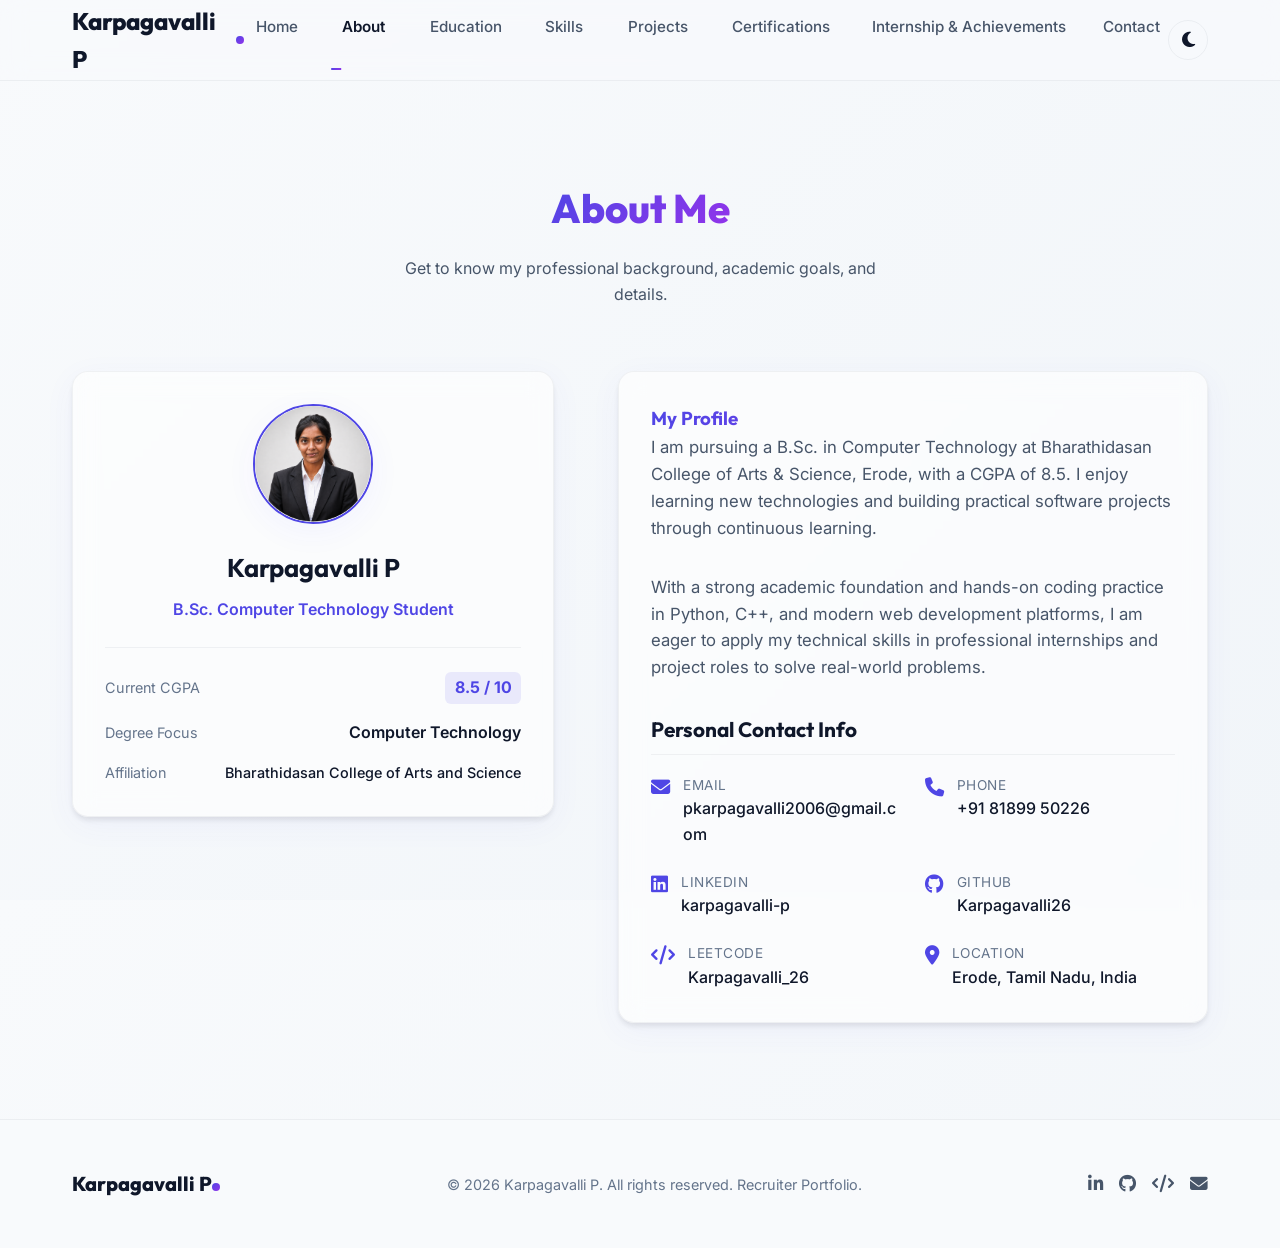
<file: about.html>
<!DOCTYPE html>
<html lang="en">
<head>
    <meta charset="UTF-8">
    <meta name="viewport" content="width=device-width, initial-scale=1.0">
    <title>Karpagavalli P | About Me - Portfolio</title>
    <meta name="description" content="Learn more about Karpagavalli P, a B.Sc. Computer Technology student, her background, goals, and academic performance.">
    <!-- Fonts -->
    <link rel="preconnect" href="https://fonts.googleapis.com">
    <link rel="preconnect" href="https://fonts.gstatic.com" crossorigin>
    <!-- Stylesheets -->
    <link rel="stylesheet" href="https://cdnjs.cloudflare.com/ajax/libs/font-awesome/6.4.0/css/all.min.css">
    <link rel="stylesheet" href="css/style.css">
</head>
<body>
    <!-- Sticky Header & Nav -->
    <header>
        <div class="container navbar">
            <a href="index.html" class="logo">
                Karpagavalli P<span class="logo-dot"></span>
            </a>
            
            <nav>
                <ul class="nav-menu" id="nav-menu">
                    <li><a href="index.html" class="nav-link">Home</a></li>
                    <li><a href="about.html" class="nav-link">About</a></li>
                    <li><a href="education.html" class="nav-link">Education</a></li>
                    <li><a href="skills.html" class="nav-link">Skills</a></li>
                    <li><a href="projects.html" class="nav-link">Projects</a></li>
                    <li><a href="certifications.html" class="nav-link">Certifications</a></li>
                    <li><a href="experience.html" class="nav-link">Internship & Achievements</a></li>
                    <li><a href="contact.html" class="nav-link">Contact</a></li>
                </ul>
            </nav>
            
            <div class="nav-actions">
                <button class="theme-toggle-btn" id="theme-toggle" aria-label="Toggle light/dark mode">
                    <i class="fa-solid fa-sun"></i>
                </button>
                <button class="hamburger" id="hamburger-menu" aria-label="Open mobile navigation menu">
                    <span></span>
                    <span></span>
                    <span></span>
                </button>
            </div>
        </div>
    </header>

    <!-- Main Content -->
    <main>
        <section class="section-padding">
            <div class="container">
                <div class="section-header">
                    <h1 class="section-title"><span class="gradient-text">About Me</span></h1>
                    <p class="section-subtitle">Get to know my professional background, academic goals, and details.</p>
                </div>
                
                <div class="about-grid">
                    <!-- Left: Card with visual summary -->
                    <div class="glass-card" style="text-align: center;">
                        <img src="images/resume_photo.png" alt="Karpagavalli P" style="width: 120px; height: 120px; border-radius: 50%; object-fit: cover; border: 2px solid var(--accent-primary); margin: 0 auto 1.5rem auto; display: block; box-shadow: var(--shadow-glow);">
                        <h2 style="font-size: 1.6rem; margin-bottom: 0.5rem;">Karpagavalli P</h2>
                        <p style="color: var(--accent-primary); font-weight: 600; margin-bottom: 1.5rem;">B.Sc. Computer Technology Student</p>
                        
                        <div style="border-top: 1px solid var(--card-border); padding-top: 1.5rem; text-align: left; display: flex; flex-direction: column; gap: 1rem;">
                            <div style="display: flex; justify-content: space-between; align-items: center;">
                                <span style="color: var(--text-muted); font-size: 0.9rem;">Current CGPA</span>
                                <span style="font-weight: 700; background: var(--accent-glow); color: var(--accent-primary); padding: 0.2rem 0.6rem; border-radius: 6px;">8.5 / 10</span>
                            </div>
                            <div style="display: flex; justify-content: space-between; align-items: center;">
                                <span style="color: var(--text-muted); font-size: 0.9rem;">Degree Focus</span>
                                <span style="font-weight: 600;">Computer Technology</span>
                            </div>
                            <div style="display: flex; justify-content: space-between; align-items: center;">
                                <span style="color: var(--text-muted); font-size: 0.9rem;">Affiliation</span>
                                <span style="font-weight: 500; font-size: 0.9rem; text-align: right;">Bharathidasan College of Arts and Science</span>
                            </div>
                        </div>
                    </div>
                    
                    <!-- Right: Bio and Personal Details -->
                    <div class="glass-card">
                        <h3 class="gradient-text">My Profile</h3>
                        <p class="about-text">
                            I am pursuing a B.Sc. in Computer Technology at Bharathidasan College of Arts & Science, Erode, with a CGPA of 8.5. I enjoy learning new technologies and building practical software projects through continuous learning.
                        </p>
                        <p class="about-text">
                            With a strong academic foundation and hands-on coding practice in Python, C++, and modern web development platforms,
                             I am eager to apply my technical skills in professional internships and project roles to solve real-world problems.
                        </p>
                        
                        <h3 style="font-size: 1.3rem; margin-top: 2rem; margin-bottom: 1.2rem; border-bottom: 1px solid var(--card-border); padding-bottom: 0.5rem;">Personal Contact Info</h3>
                        
                        <div class="about-info-grid">
                            <div class="info-item">
                                <i class="fa-solid fa-envelope info-icon"></i>
                                <div>
                                    <div class="info-label">Email</div>
                                    <div class="info-val"><a href="mailto:pkarpagavalli2006@gmail.com">pkarpagavalli2006@gmail.com</a></div>
                                </div>
                            </div>
                            
                            <div class="info-item">
                                <i class="fa-solid fa-phone info-icon"></i>
                                <div>
                                    <div class="info-label">Phone</div>
                                    <div class="info-val">+91 81899 50226</div>
                                </div>
                            </div>
                            
                            <div class="info-item">
                                <i class="fa-brands fa-linkedin info-icon"></i>
                                <div>
                                    <div class="info-label">LinkedIn</div>
                                    <div class="info-val"><a href="https://linkedin.com/in/karpagavalli-p-a46282317" target="_blank" rel="noopener noreferrer">karpagavalli-p</a></div>
                                </div>
                            </div>
                            
                            <div class="info-item">
                                <i class="fa-brands fa-github info-icon"></i>
                                <div>
                                    <div class="info-label">GitHub</div>
                                    <div class="info-val"><a href="https://github.com/Karpagavalli26" target="_blank" rel="noopener noreferrer">Karpagavalli26</a></div>
                                </div>
                            </div>
                            
                            <div class="info-item">
                                <i class="fa-solid fa-code info-icon"></i>
                                <div>
                                    <div class="info-label">LeetCode</div>
                                    <div class="info-val"><a href="https://leetcode.com/u/Karpagavalli_26/" target="_blank" rel="noopener noreferrer">Karpagavalli_26</a></div>
                                </div>
                            </div>
                            
                            <div class="info-item">
                                <i class="fa-solid fa-location-dot info-icon"></i>
                                <div>
                                    <div class="info-label">Location</div>
                                    <div class="info-val">Erode, Tamil Nadu, India</div>
                                </div>
                            </div>
                        </div>
                    </div>
                </div>
            </div>
        </section>
    </main>

    <!-- Footer -->
    <footer>
        <div class="container footer-content">
            <div class="footer-logo">
                Karpagavalli P<span class="logo-dot"></span>
            </div>
            <div class="footer-text">
                &copy; 2026 Karpagavalli P. All rights reserved. Recruiter Portfolio.
            </div>
            <div class="footer-socials">
                <a href="https://linkedin.com/in/karpagavalli-p-a46282317" class="footer-social-icon" target="_blank" rel="noopener noreferrer"><i class="fa-brands fa-linkedin-in"></i></a>
                <a href="https://github.com/Karpagavalli26" class="footer-social-icon" target="_blank" rel="noopener noreferrer"><i class="fa-brands fa-github"></i></a>
                <a href="https://leetcode.com/u/Karpagavalli_26/" class="footer-social-icon" target="_blank" rel="noopener noreferrer"><i class="fa-solid fa-code"></i></a>
                <a href="mailto:pkarpagavalli2006@gmail.com" class="footer-social-icon"><i class="fa-solid fa-envelope"></i></a>
            </div>
        </div>
    </footer>

    <!-- Scripts -->
    <script src="js/script.js"></script>
</body>
</html>
</file>
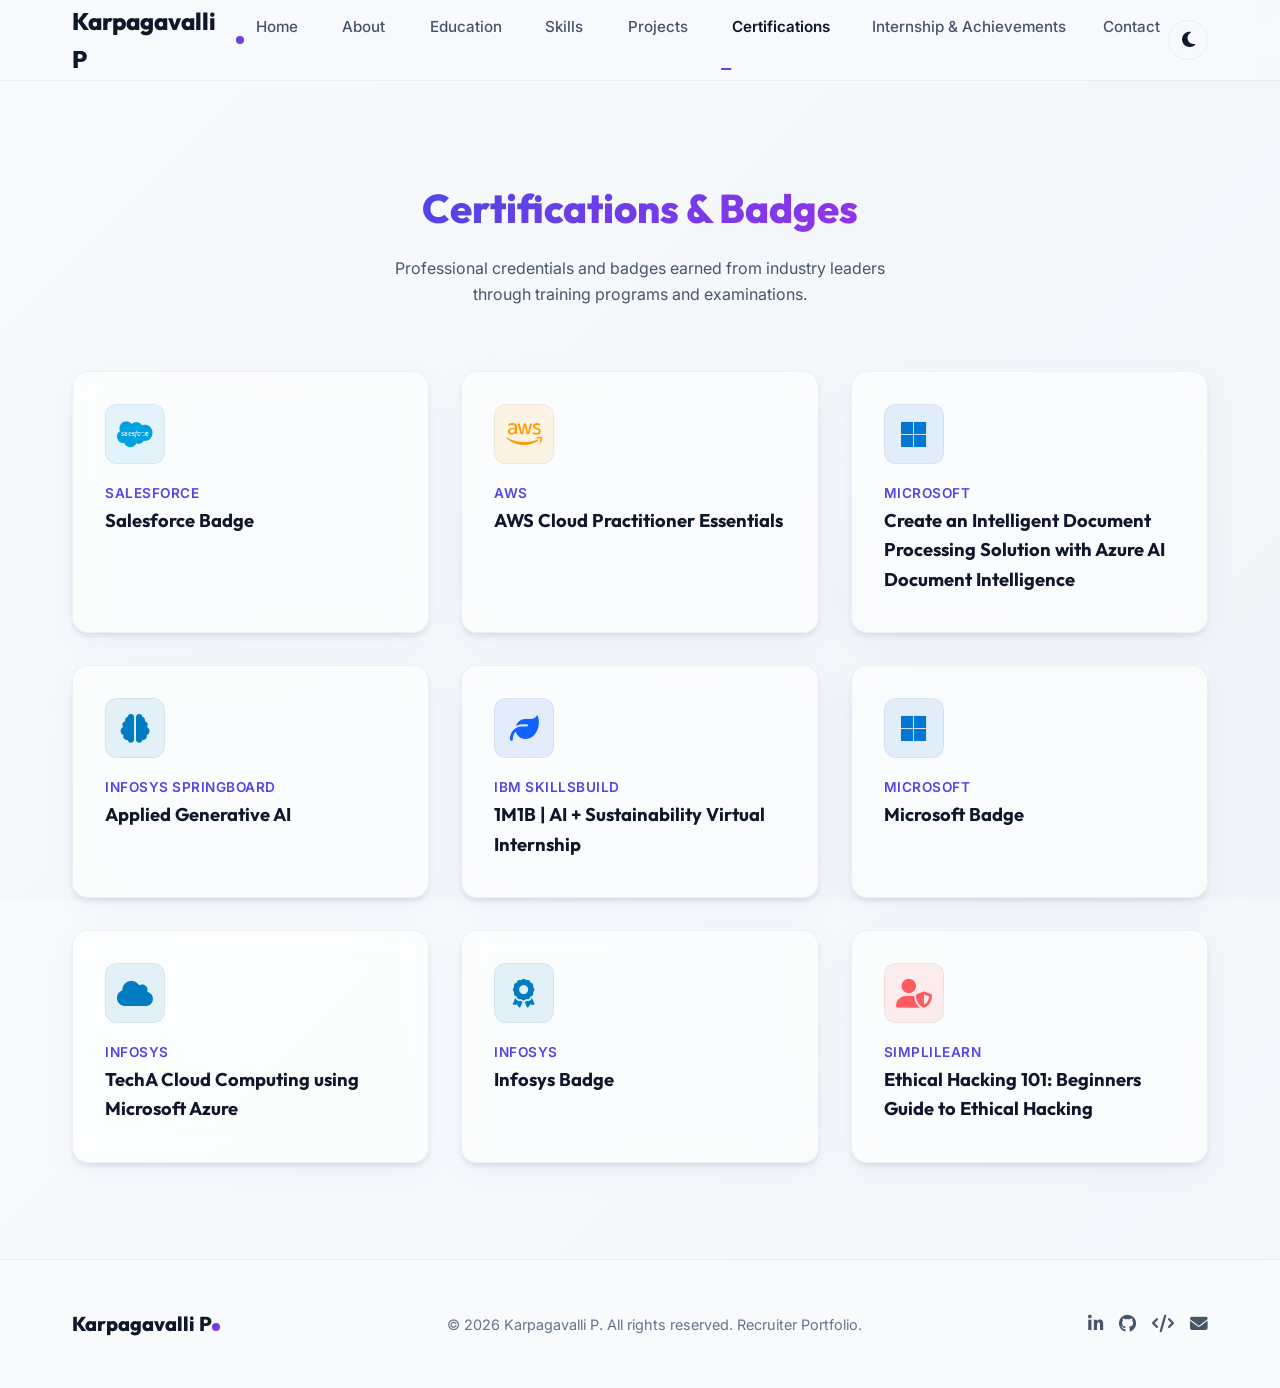
<file: certifications.html>
<!DOCTYPE html>
<html lang="en">
<head>
    <meta charset="UTF-8">
    <meta name="viewport" content="width=device-width, initial-scale=1.0">
    <title>Karpagavalli P | Certifications - Portfolio</title>
    <meta name="description" content="View the technical certifications and badges earned by Karpagavalli P from top tech companies including Microsoft, AWS, IBM, and Infosys.">
    <!-- Fonts -->
    <link rel="preconnect" href="https://fonts.googleapis.com">
    <link rel="preconnect" href="https://fonts.gstatic.com" crossorigin>
    <!-- Stylesheets -->
    <link rel="stylesheet" href="https://cdnjs.cloudflare.com/ajax/libs/font-awesome/6.4.0/css/all.min.css">
    <link rel="stylesheet" href="css/style.css">
</head>
<body>
    <!-- Sticky Header & Nav -->
    <header>
        <div class="container navbar">
            <a href="index.html" class="logo">
                Karpagavalli P<span class="logo-dot"></span>
            </a>
            
            <nav>
                <ul class="nav-menu" id="nav-menu">
                    <li><a href="index.html" class="nav-link">Home</a></li>
                    <li><a href="about.html" class="nav-link">About</a></li>
                    <li><a href="education.html" class="nav-link">Education</a></li>
                    <li><a href="skills.html" class="nav-link">Skills</a></li>
                    <li><a href="projects.html" class="nav-link">Projects</a></li>
                    <li><a href="certifications.html" class="nav-link">Certifications</a></li>
                    <li><a href="experience.html" class="nav-link">Internship & Achievements</a></li>
                    <li><a href="contact.html" class="nav-link">Contact</a></li>
                </ul>
            </nav>
            
            <div class="nav-actions">
                <button class="theme-toggle-btn" id="theme-toggle" aria-label="Toggle light/dark mode">
                    <i class="fa-solid fa-sun"></i>
                </button>
                <button class="hamburger" id="hamburger-menu" aria-label="Open mobile navigation menu">
                    <span></span>
                    <span></span>
                    <span></span>
                </button>
            </div>
        </div>
    </header>

    <!-- Main Content -->
    <main>
        <section class="section-padding">
            <div class="container">
                <div class="section-header">
                    <h1 class="section-title"><span class="gradient-text">Certifications & Badges</span></h1>
                    <p class="section-subtitle">Professional credentials and badges earned from industry leaders through training programs and examinations.</p>
                </div>
                
                <div class="certifications-grid">
                    <!-- Cert 1: Salesforce Badge -->
                    <div class="glass-card cert-card">
                        <div class="cert-badge-wrapper" style="color: #00a1e0; background: rgba(0, 161, 224, 0.1);">
                            <i class="fa-brands fa-salesforce"></i>
                        </div>
                        <div class="cert-info">
                            <span class="cert-issuer">Salesforce</span>
                            <h3>Salesforce Badge</h3>
                        </div>
                    </div>
                    
                    <!-- Cert 2: AWS Cloud Practitioner -->
                    <div class="glass-card cert-card">
                        <div class="cert-badge-wrapper" style="color: #ff9900; background: rgba(255, 153, 0, 0.1);">
                            <i class="fa-brands fa-aws"></i>
                        </div>
                        <div class="cert-info">
                            <span class="cert-issuer">AWS</span>
                            <h3>AWS Cloud Practitioner Essentials</h3>
                        </div>
                    </div>
                    
                    <!-- Cert 3: Azure AI Document Intelligence -->
                    <div class="glass-card cert-card">
                        <div class="cert-badge-wrapper" style="color: #0078d4; background: rgba(0, 120, 212, 0.1);">
                            <i class="fa-brands fa-microsoft"></i>
                        </div>
                        <div class="cert-info">
                            <span class="cert-issuer">Microsoft</span>
                            <h3>Create an Intelligent Document Processing Solution with Azure AI Document Intelligence</h3>
                        </div>
                    </div>
                    
                    <!-- Cert 4: Applied Generative AI -->
                    <div class="glass-card cert-card">
                        <div class="cert-badge-wrapper" style="color: #007cc3; background: rgba(0, 124, 195, 0.1);">
                            <i class="fa-solid fa-brain"></i>
                        </div>
                        <div class="cert-info">
                            <span class="cert-issuer">Infosys Springboard</span>
                            <h3>Applied Generative AI</h3>
                        </div>
                    </div>
                    
                    <!-- Cert 5: 1M1B | AI + Sustainability -->
                    <div class="glass-card cert-card">
                        <div class="cert-badge-wrapper" style="color: #0f62fe; background: rgba(15, 98, 254, 0.1);">
                            <i class="fa-solid fa-leaf"></i>
                        </div>
                        <div class="cert-info">
                            <span class="cert-issuer">IBM SkillsBuild</span>
                            <h3>1M1B | AI + Sustainability Virtual Internship</h3>
                        </div>
                    </div>
                    
                    <!-- Cert 6: Microsoft Badge -->
                    <div class="glass-card cert-card">
                        <div class="cert-badge-wrapper" style="color: #0078d4; background: rgba(0, 120, 212, 0.1);">
                            <i class="fa-brands fa-microsoft"></i>
                        </div>
                        <div class="cert-info">
                            <span class="cert-issuer">Microsoft</span>
                            <h3>Microsoft Badge</h3>
                        </div>
                    </div>
                    
                    <!-- Cert 7: TechA Cloud Computing Azure -->
                    <div class="glass-card cert-card">
                        <div class="cert-badge-wrapper" style="color: #007cc3; background: rgba(0, 124, 195, 0.1);">
                            <i class="fa-solid fa-cloud"></i>
                        </div>
                        <div class="cert-info">
                            <span class="cert-issuer">Infosys</span>
                            <h3>TechA Cloud Computing using Microsoft Azure</h3>
                        </div>
                    </div>
                    
                    <!-- Cert 8: Infosys Badge -->
                    <div class="glass-card cert-card">
                        <div class="cert-badge-wrapper" style="color: #007cc3; background: rgba(0, 124, 195, 0.1);">
                            <i class="fa-solid fa-award"></i>
                        </div>
                        <div class="cert-info">
                            <span class="cert-issuer">Infosys</span>
                            <h3>Infosys Badge</h3>
                        </div>
                    </div>
                    
                    <!-- Cert 9: Ethical Hacking 101 -->
                    <div class="glass-card cert-card">
                        <div class="cert-badge-wrapper" style="color: #ff5a5f; background: rgba(255, 90, 95, 0.1);">
                            <i class="fa-solid fa-user-shield"></i>
                        </div>
                        <div class="cert-info">
                            <span class="cert-issuer">Simplilearn</span>
                            <h3>Ethical Hacking 101: Beginners Guide to Ethical Hacking</h3>
                        </div>
                    </div>
                </div>
            </div>
        </section>
    </main>

    <!-- Footer -->
    <footer>
        <div class="container footer-content">
            <div class="footer-logo">
                Karpagavalli P<span class="logo-dot"></span>
            </div>
            <div class="footer-text">
                &copy; 2026 Karpagavalli P. All rights reserved. Recruiter Portfolio.
            </div>
            <div class="footer-socials">
                <a href="https://linkedin.com/in/karpagavalli-p-a46282317" class="footer-social-icon" target="_blank" rel="noopener noreferrer"><i class="fa-brands fa-linkedin-in"></i></a>
                <a href="https://github.com/Karpagavalli26" class="footer-social-icon" target="_blank" rel="noopener noreferrer"><i class="fa-brands fa-github"></i></a>
                <a href="https://leetcode.com/u/Karpagavalli_26/" class="footer-social-icon" target="_blank" rel="noopener noreferrer"><i class="fa-solid fa-code"></i></a>
                <a href="mailto:pkarpagavalli2006@gmail.com" class="footer-social-icon"><i class="fa-solid fa-envelope"></i></a>
            </div>
        </div>
    </footer>

    <!-- Scripts -->
    <script src="js/script.js"></script>
</body>
</html>
</file>
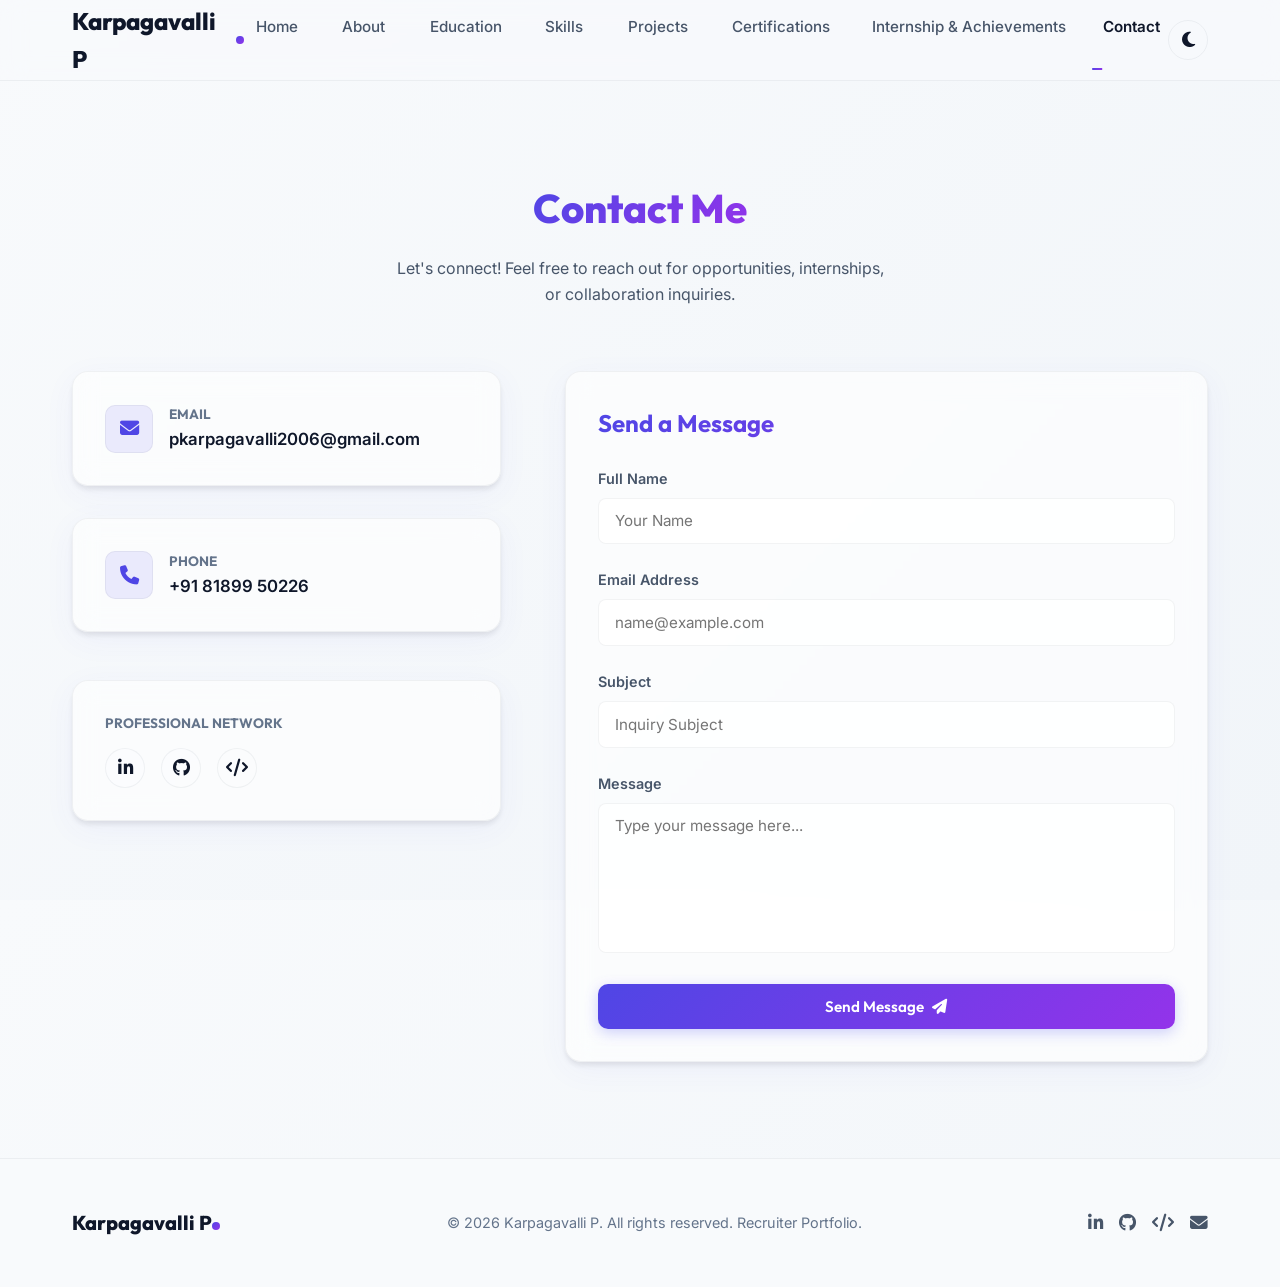
<file: contact.html>
<!DOCTYPE html>
<html lang="en">
<head>
    <meta charset="UTF-8">
    <meta name="viewport" content="width=device-width, initial-scale=1.0">
    <title>Karpagavalli P | Contact - Portfolio</title>
    <meta name="description" content="Get in touch with Karpagavalli P. Submit a message or connect through professional social media handles like LinkedIn and GitHub.">
    <!-- Fonts -->
    <link rel="preconnect" href="https://fonts.googleapis.com">
    <link rel="preconnect" href="https://fonts.gstatic.com" crossorigin>
    <!-- Stylesheets -->
    <link rel="stylesheet" href="https://cdnjs.cloudflare.com/ajax/libs/font-awesome/6.4.0/css/all.min.css">
    <link rel="stylesheet" href="css/style.css">
</head>
<body>
    <!-- Sticky Header & Nav -->
    <header>
        <div class="container navbar">
            <a href="index.html" class="logo">
                Karpagavalli P<span class="logo-dot"></span>
            </a>
            
            <nav>
                <ul class="nav-menu" id="nav-menu">
                    <li><a href="index.html" class="nav-link">Home</a></li>
                    <li><a href="about.html" class="nav-link">About</a></li>
                    <li><a href="education.html" class="nav-link">Education</a></li>
                    <li><a href="skills.html" class="nav-link">Skills</a></li>
                    <li><a href="projects.html" class="nav-link">Projects</a></li>
                    <li><a href="certifications.html" class="nav-link">Certifications</a></li>
                    <li><a href="experience.html" class="nav-link">Internship & Achievements</a></li>
                    <li><a href="contact.html" class="nav-link">Contact</a></li>
                </ul>
            </nav>
            
            <div class="nav-actions">
                <button class="theme-toggle-btn" id="theme-toggle" aria-label="Toggle light/dark mode">
                    <i class="fa-solid fa-sun"></i>
                </button>
                <button class="hamburger" id="hamburger-menu" aria-label="Open mobile navigation menu">
                    <span></span>
                    <span></span>
                    <span></span>
                </button>
            </div>
        </div>
    </header>

    <!-- Main Content -->
    <main>
        <section class="section-padding">
            <div class="container">
                <div class="section-header">
                    <h1 class="section-title"><span class="gradient-text">Contact Me</span></h1>
                    <p class="section-subtitle">Let's connect! Feel free to reach out for opportunities, internships, or collaboration inquiries.</p>
                </div>
                
                <div class="contact-grid">
                    <!-- Left: Contact Information Cards -->
                    <div class="contact-info">
                        <div class="glass-card contact-card-item">
                            <div class="contact-card-icon">
                                <i class="fa-solid fa-envelope"></i>
                            </div>
                            <div class="contact-card-details">
                                <h4>Email</h4>
                                <p><a href="mailto:pkarpagavalli2006@gmail.com">pkarpagavalli2006@gmail.com</a></p>
                            </div>
                        </div>
                        
                        <div class="glass-card contact-card-item">
                            <div class="contact-card-icon">
                                <i class="fa-solid fa-phone"></i>
                            </div>
                            <div class="contact-card-details">
                                <h4>Phone</h4>
                                <p>+91 81899 50226</p>
                            </div>
                        </div>
                        
                        <!-- Social Profile Links -->
                        <div class="glass-card social-links-container">
                            <h4>Professional Network</h4>
                            <div class="social-icons">
                                <a href="https://linkedin.com/in/karpagavalli-p-a46282317" class="social-icon" target="_blank" rel="noopener noreferrer" title="LinkedIn">
                                    <i class="fa-brands fa-linkedin-in"></i>
                                </a>
                                <a href="https://github.com/Karpagavalli26" class="social-icon" target="_blank" rel="noopener noreferrer" title="GitHub">
                                    <i class="fa-brands fa-github"></i>
                                </a>
                                <a href="https://leetcode.com/u/Karpagavalli_26/" class="social-icon" target="_blank" rel="noopener noreferrer" title="LeetCode">
                                    <i class="fa-solid fa-code"></i>
                                </a>
                            </div>
                        </div>
                    </div>
                    
                    <!-- Right: Contact Form -->
                    <div class="glass-card">
                        <h3 style="font-size: 1.5rem; margin-bottom: 1.5rem;" class="gradient-text">Send a Message</h3>
                        <form id="contact-form" autocomplete="off">
                            <div class="form-group">
                                <label for="name" class="form-label">Full Name</label>
                                <input type="text" id="name" class="form-input" placeholder="Your Name" required>
                            </div>
                            
                            <div class="form-group">
                                <label for="email" class="form-label">Email Address</label>
                                <input type="email" id="email" class="form-input" placeholder="name@example.com" required>
                            </div>
                            
                            <div class="form-group">
                                <label for="subject" class="form-label">Subject</label>
                                <input type="text" id="subject" class="form-input" placeholder="Inquiry Subject" required>
                            </div>
                            
                            <div class="form-group">
                                <label for="message" class="form-label">Message</label>
                                <textarea id="message" class="form-textarea" placeholder="Type your message here..." required></textarea>
                            </div>
                            
                            <button type="submit" class="btn btn-primary" style="width: 100%;">
                                Send Message <i class="fa-solid fa-paper-plane"></i>
                            </button>
                        </form>
                    </div>
                </div>
            </div>
        </section>
    </main>

    <!-- Success Modal Overlay -->
    <div class="modal-overlay" id="success-modal">
        <div class="glass-card success-modal">
            <div class="success-icon">
                <i class="fa-solid fa-circle-check"></i>
            </div>
            <h3>Thank You!</h3>
            <p>Your message has been sent successfully. I will get back to you as soon as possible.</p>
            <button class="btn btn-primary" id="close-modal">Close</button>
        </div>
    </div>

    <!-- Footer -->
    <footer>
        <div class="container footer-content">
            <div class="footer-logo">
                Karpagavalli P<span class="logo-dot"></span>
            </div>
            <div class="footer-text">
                &copy; 2026 Karpagavalli P. All rights reserved. Recruiter Portfolio.
            </div>
            <div class="footer-socials">
                <a href="https://linkedin.com/in/karpagavalli-p-a46282317" class="footer-social-icon" target="_blank" rel="noopener noreferrer"><i class="fa-brands fa-linkedin-in"></i></a>
                <a href="https://github.com/Karpagavalli26" class="footer-social-icon" target="_blank" rel="noopener noreferrer"><i class="fa-brands fa-github"></i></a>
                <a href="https://leetcode.com/u/Karpagavalli_26/" class="footer-social-icon" target="_blank" rel="noopener noreferrer"><i class="fa-solid fa-code"></i></a>
              <a href="https://mail.google.com/mail/?view=cm&fs=1&to=pkarpagavalli2006@gmail.com"
   class="footer-social-icon"
   target="_blank"
   rel="noopener noreferrer"
   title="Email">
    <i class="fa-solid fa-envelope"></i>
</a>
            </div>
        </div>
    </footer>

    <!-- Scripts -->
    <script src="js/script.js"></script>
</body>
</html>
</file>
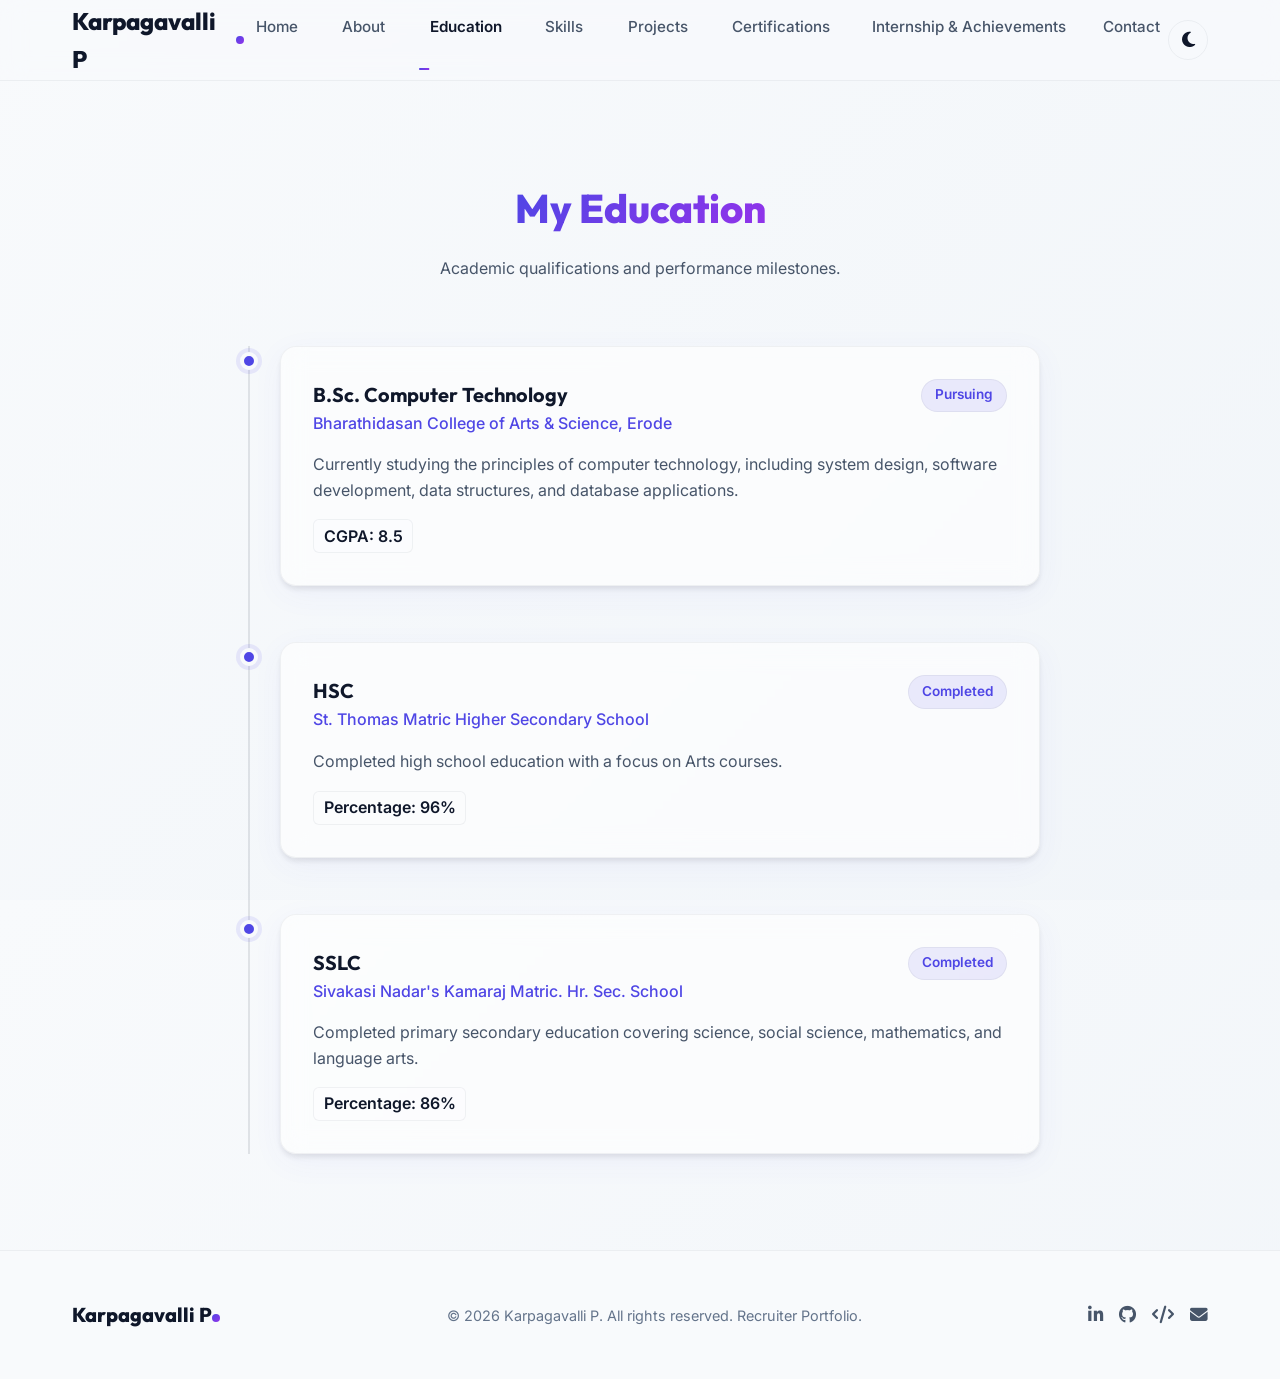
<file: education.html>
<!DOCTYPE html>
<html lang="en">
<head>
    <meta charset="UTF-8">
    <meta name="viewport" content="width=device-width, initial-scale=1.0">
    <title>Karpagavalli P | Education - Portfolio</title>
    <meta name="description" content="View the education details and academic milestones of Karpagavalli P, including B.Sc. Computer Technology, HSC, and SSLC records.">
    <!-- Fonts -->
    <link rel="preconnect" href="https://fonts.googleapis.com">
    <link rel="preconnect" href="https://fonts.gstatic.com" crossorigin>
    <!-- Stylesheets -->
    <link rel="stylesheet" href="https://cdnjs.cloudflare.com/ajax/libs/font-awesome/6.4.0/css/all.min.css">
    <link rel="stylesheet" href="css/style.css">
</head>
<body>
    <!-- Sticky Header & Nav -->
    <header>
        <div class="container navbar">
            <a href="index.html" class="logo">
                Karpagavalli P<span class="logo-dot"></span>
            </a>
            
            <nav>
                <ul class="nav-menu" id="nav-menu">
                    <li><a href="index.html" class="nav-link">Home</a></li>
                    <li><a href="about.html" class="nav-link">About</a></li>
                    <li><a href="education.html" class="nav-link">Education</a></li>
                    <li><a href="skills.html" class="nav-link">Skills</a></li>
                    <li><a href="projects.html" class="nav-link">Projects</a></li>
                    <li><a href="certifications.html" class="nav-link">Certifications</a></li>
                    <li><a href="experience.html" class="nav-link">Internship & Achievements</a></li>
                    <li><a href="contact.html" class="nav-link">Contact</a></li>
                </ul>
            </nav>
            
            <div class="nav-actions">
                <button class="theme-toggle-btn" id="theme-toggle" aria-label="Toggle light/dark mode">
                    <i class="fa-solid fa-sun"></i>
                </button>
                <button class="hamburger" id="hamburger-menu" aria-label="Open mobile navigation menu">
                    <span></span>
                    <span></span>
                    <span></span>
                </button>
            </div>
        </div>
    </header>

    <!-- Main Content -->
    <main>
        <section class="section-padding">
            <div class="container">
                <div class="section-header">
                    <h1 class="section-title"><span class="gradient-text">My Education</span></h1>
                    <p class="section-subtitle">Academic qualifications and performance milestones.</p>
                </div>
                
                <div class="timeline">
                    <!-- Timeline Item 1: B.Sc. -->
                    <div class="timeline-item">
                        <div class="timeline-dot"></div>
                        <div class="glass-card">
                            <div class="timeline-header">
                                <div class="timeline-title">
                                    <h3>B.Sc. Computer Technology</h3>
                                    <div class="timeline-org">Bharathidasan College of Arts & Science, Erode</div>
                                </div>
                                <div class="timeline-date">Pursuing</div>
                            </div>
                            <div class="timeline-content">
                                <p>Currently studying the principles of computer technology, including system design, software development, data structures, and database applications.</p>
                                <span class="timeline-grade">CGPA: 8.5</span>
                            </div>
                        </div>
                    </div>
                    
                    <!-- Timeline Item 2: HSC -->
                    <div class="timeline-item">
                        <div class="timeline-dot"></div>
                        <div class="glass-card">
                            <div class="timeline-header">
                                <div class="timeline-title">
                                    <h3>HSC</h3>
                                    <div class="timeline-org">St. Thomas Matric Higher Secondary School</div>
                                </div>
                                <div class="timeline-date">Completed</div>
                            </div>
                            <div class="timeline-content">
                                <p>Completed high school education with a focus on Arts courses.</p>
                                <span class="timeline-grade">Percentage: 96%</span>
                            </div>
                        </div>
                    </div>
                    
                    <!-- Timeline Item 3: SSLC -->
                    <div class="timeline-item">
                        <div class="timeline-dot"></div>
                        <div class="glass-card">
                            <div class="timeline-header">
                                <div class="timeline-title">
                                    <h3>SSLC</h3>
                                    <div class="timeline-org">Sivakasi Nadar's Kamaraj Matric. Hr. Sec. School</div>
                                </div>
                                <div class="timeline-date">Completed</div>
                            </div>
                            <div class="timeline-content">
                                <p>Completed primary secondary education covering science, social science, mathematics, and language arts.</p>
                                <span class="timeline-grade">Percentage: 86%</span>
                            </div>
                        </div>
                    </div>
                </div>
            </div>
        </section>
    </main>

    <!-- Footer -->
    <footer>
        <div class="container footer-content">
            <div class="footer-logo">
                Karpagavalli P<span class="logo-dot"></span>
            </div>
            <div class="footer-text">
                &copy; 2026 Karpagavalli P. All rights reserved. Recruiter Portfolio.
            </div>
            <div class="footer-socials">
                <a href="https://linkedin.com/in/karpagavalli-p-a46282317" class="footer-social-icon" target="_blank" rel="noopener noreferrer"><i class="fa-brands fa-linkedin-in"></i></a>
                <a href="https://github.com/Karpagavalli26" class="footer-social-icon" target="_blank" rel="noopener noreferrer"><i class="fa-brands fa-github"></i></a>
                <a href="https://leetcode.com/u/Karpagavalli_26/" class="footer-social-icon" target="_blank" rel="noopener noreferrer"><i class="fa-solid fa-code"></i></a>
                <a href="mailto:pkarpagavalli2006@gmail.com" class="footer-social-icon"><i class="fa-solid fa-envelope"></i></a>
            </div>
        </div>
    </footer>

    <!-- Scripts -->
    <script src="js/script.js"></script>
</body>
</html>
</file>
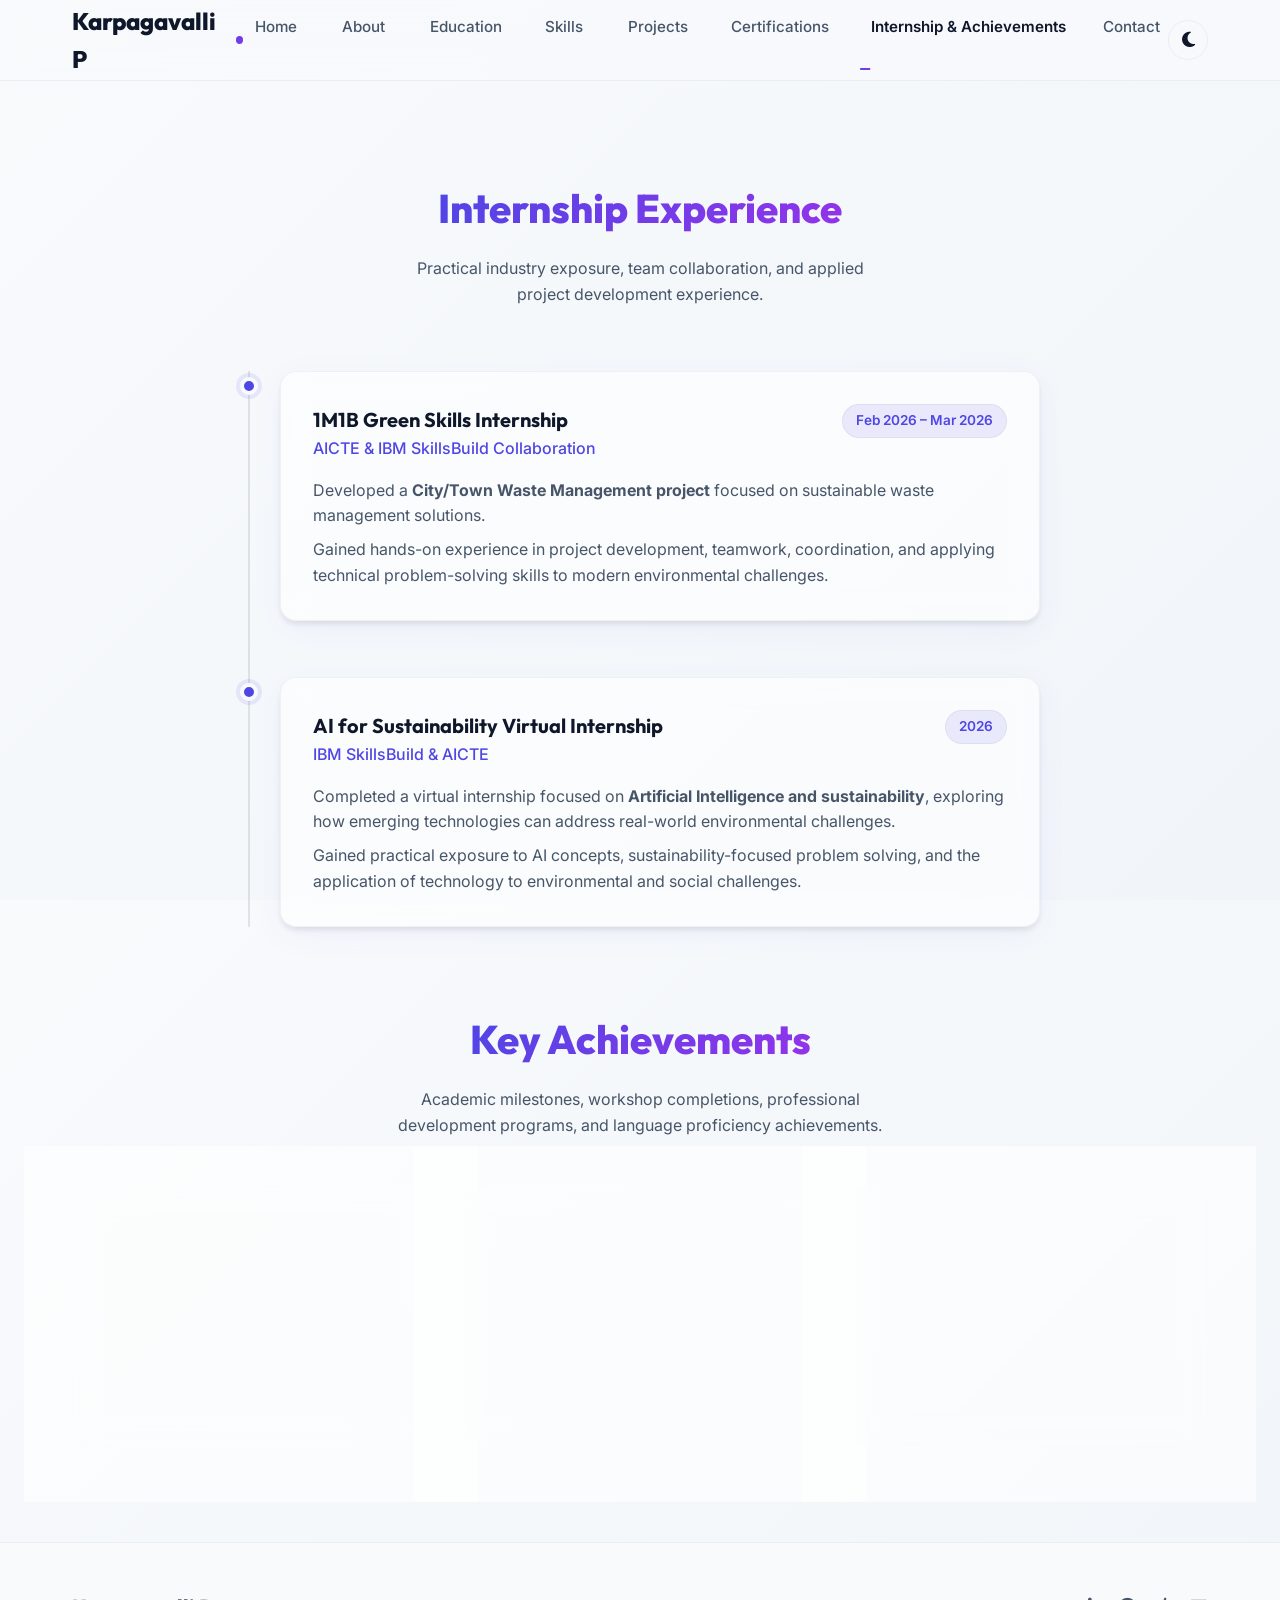
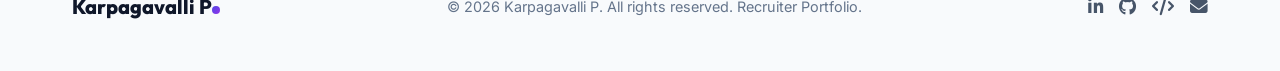
<file: experience.html>
<!DOCTYPE html>
<html lang="en">
<head>
    <meta charset="UTF-8">
    <meta name="viewport" content="width=device-width, initial-scale=1.0">

    <title>Karpagavalli P | Internship & Achievements - Portfolio</title>

    <meta name="description" content="Read about the internship experience and achievements of Karpagavalli P, including 1M1B Green Skills Internship, AI for Sustainability Virtual Internship, Google Built with AI Bootcamp, Infosys Pragati Cohort 6, and EF SET C1 Advanced.">

    <!-- Fonts -->
    <link rel="preconnect" href="https://fonts.googleapis.com">
    <link rel="preconnect" href="https://fonts.gstatic.com" crossorigin>

    <!-- Font Awesome -->
    <link rel="stylesheet"
          href="https://cdnjs.cloudflare.com/ajax/libs/font-awesome/6.4.0/css/all.min.css">

    <!-- Main Stylesheet -->
    <link rel="stylesheet" href="css/style.css">
</head>

<body>

    <!-- =========================
         Sticky Header & Navigation
    ========================== -->
    <header>
        <div class="container navbar">

            <a href="index.html" class="logo">
                Karpagavalli P<span class="logo-dot"></span>
            </a>

            <nav>
                <ul class="nav-menu" id="nav-menu">

                    <li>
                        <a href="index.html" class="nav-link">Home</a>
                    </li>

                    <li>
                        <a href="about.html" class="nav-link">About</a>
                    </li>

                    <li>
                        <a href="education.html" class="nav-link">Education</a>
                    </li>

                    <li>
                        <a href="skills.html" class="nav-link">Skills</a>
                    </li>

                    <li>
                        <a href="projects.html" class="nav-link">Projects</a>
                    </li>

                    <li>
                        <a href="certifications.html" class="nav-link">Certifications</a>
                    </li>

                    <li>
                        <a href="experience.html" class="nav-link">
                            Internship & Achievements
                        </a>
                    </li>

                    <li>
                        <a href="contact.html" class="nav-link">Contact</a>
                    </li>

                </ul>
            </nav>

            <div class="nav-actions">

                <!-- Theme Toggle -->
                <button
                    class="theme-toggle-btn"
                    id="theme-toggle"
                    aria-label="Toggle light/dark mode">
                    <i class="fa-solid fa-sun"></i>
                </button>

                <!-- Mobile Menu -->
                <button
                    class="hamburger"
                    id="hamburger-menu"
                    aria-label="Open mobile navigation menu">

                    <span></span>
                    <span></span>
                    <span></span>

                </button>

            </div>
        </div>
    </header>


    <!-- =========================
         Main Content
    ========================== -->
    <main>

        <section class="section-padding">

            <div class="container">

                <!-- =========================
                     Internship Experience
                ========================== -->

                <div class="section-header">

                    <h1 class="section-title">
                        <span class="gradient-text">
                            Internship Experience
                        </span>
                    </h1>

                    <p class="section-subtitle">
                        Practical industry exposure, team collaboration,
                        and applied project development experience.
                    </p>

                </div>


                <!-- Internship Timeline -->
                <div class="timeline">


                    <!-- =========================
                         Internship 1
                    ========================== -->

                    <div class="timeline-item">

                        <div class="timeline-dot"></div>

                        <div class="glass-card">

                            <div class="timeline-header">

                                <div class="timeline-title">

                                    <h3>
                                        1M1B Green Skills Internship
                                    </h3>

                                    <div class="timeline-org">
                                        AICTE & IBM SkillsBuild Collaboration
                                    </div>

                                </div>

                                <div class="timeline-date">
                                    Feb 2026 – Mar 2026
                                </div>

                            </div>


                            <div class="timeline-content">

                                <p>
                                    Developed a
                                    <strong>City/Town Waste Management project</strong>
                                    focused on sustainable waste management solutions.
                                </p>

                                <p style="margin-top: 0.5rem;">
                                    Gained hands-on experience in project development,
                                    teamwork, coordination, and applying technical
                                    problem-solving skills to modern environmental
                                    challenges.
                                </p>

                            </div>

                        </div>

                    </div>


                    <!-- =========================
                         Internship 2
                    ========================== -->

                    <div class="timeline-item">

                        <div class="timeline-dot"></div>

                        <div class="glass-card">

                            <div class="timeline-header">

                                <div class="timeline-title">

                                    <h3>
                                        AI for Sustainability Virtual Internship
                                    </h3>

                                    <div class="timeline-org">
                                        IBM SkillsBuild & AICTE
                                    </div>

                                </div>

                                <div class="timeline-date">
                                    2026
                                </div>

                            </div>


                            <div class="timeline-content">

                                <p>
                                    Completed a virtual internship focused on
                                    <strong>Artificial Intelligence and sustainability</strong>,
                                    exploring how emerging technologies can address
                                    real-world environmental challenges.
                                </p>

                                <p style="margin-top: 0.5rem;">
                                    Gained practical exposure to AI concepts,
                                    sustainability-focused problem solving, and
                                    the application of technology to environmental
                                    and social challenges.
                                </p>

                            </div>

                        </div>

                    </div>


                </div>


                <!-- =========================
                     Key Achievements
                ========================== -->

                <div class="achievements-section">

                    <div class="section-header" style="margin-bottom: 3rem;">

                        <h2 class="section-title">
                            <span class="gradient-text">
                                Key Achievements
                            </span>
                        </h2>

                        <p class="section-subtitle">
                            Academic milestones, workshop completions,
                            professional development programs, and language
                            proficiency achievements.
                        </p>

                    </div>


                    <!-- Achievements Grid -->
                    <div class="achievements-grid">


                        <!-- =========================
                             Achievement 1
                        ========================== -->

                        <div class="glass-card achievement-card">

                            <div class="achievement-icon">
                                <i class="fa-brands fa-google"></i>
                            </div>

                            <div class="achievement-content">

                                <h3>
                                    Built with AI Bootcamp
                                </h3>

                                <p>
                                    Successfully completed the technical
                                    <strong>Built with AI Bootcamp</strong>
                                    organized by Google for Developers.
                                </p>

                            </div>

                        </div>


                        <!-- =========================
                             Achievement 2
                        ========================== -->

                        <div class="glass-card achievement-card">

                            <div class="achievement-icon">
                                <i class="fa-solid fa-medal"></i>
                            </div>

                            <div class="achievement-content">

                                <h3>
                                    Infosys Pragati Cohort 6
                                </h3>

                                <p>
                                    Successfully completed
                                    <strong>Infosys Pragati Cohort 6</strong>,
                                    gaining professional development,
                                    career readiness, and workplace skills.
                                </p>

                            </div>

                        </div>


                        <!-- =========================
                             Achievement 3
                        ========================== -->

                        <div class="glass-card achievement-card">

                            <div class="achievement-icon">
                                <i class="fa-solid fa-language"></i>
                            </div>

                            <div class="achievement-content">

                                <h3>
                                    EF SET English Certificate – C1 Advanced
                                </h3>

                                <p>
                                    Achieved
                                    <strong>C1 Advanced</strong>
                                    English proficiency through the
                                    EF SET English assessment.
                                </p>

                            </div>

                        </div>


                    </div>

                </div>

            </div>

        </section>

    </main>


    <!-- =========================
         Footer
    ========================== -->

    <footer>

        <div class="container footer-content">


            <!-- Footer Logo -->
            <div class="footer-logo">

                Karpagavalli P<span class="logo-dot"></span>

            </div>


            <!-- Footer Copyright -->
            <div class="footer-text">

                &copy; 2026 Karpagavalli P.
                All rights reserved. Recruiter Portfolio.

            </div>


            <!-- Footer Social Links -->
            <div class="footer-socials">


                <!-- LinkedIn -->
                <a
                    href="https://linkedin.com/in/karpagavalli-p-a46282317"
                    class="footer-social-icon"
                    target="_blank"
                    rel="noopener noreferrer"
                    aria-label="LinkedIn">

                    <i class="fa-brands fa-linkedin-in"></i>

                </a>


                <!-- GitHub -->
                <a
                    href="https://github.com/Karpagavalli26"
                    class="footer-social-icon"
                    target="_blank"
                    rel="noopener noreferrer"
                    aria-label="GitHub">

                    <i class="fa-brands fa-github"></i>

                </a>


                <!-- LeetCode -->
                <a
                    href="https://leetcode.com/u/Karpagavalli_26/"
                    class="footer-social-icon"
                    target="_blank"
                    rel="noopener noreferrer"
                    aria-label="LeetCode">

                    <i class="fa-solid fa-code"></i>

                </a>


                <!-- Email -->
                <a
                    href="mailto:pkarpagavalli2006@gmail.com"
                    class="footer-social-icon"
                    aria-label="Email">

                    <i class="fa-solid fa-envelope"></i>

                </a>


            </div>

        </div>

    </footer>


    <!-- =========================
         JavaScript
    ========================== -->

    <script src="js/script.js"></script>

</body>
</html>
</file>
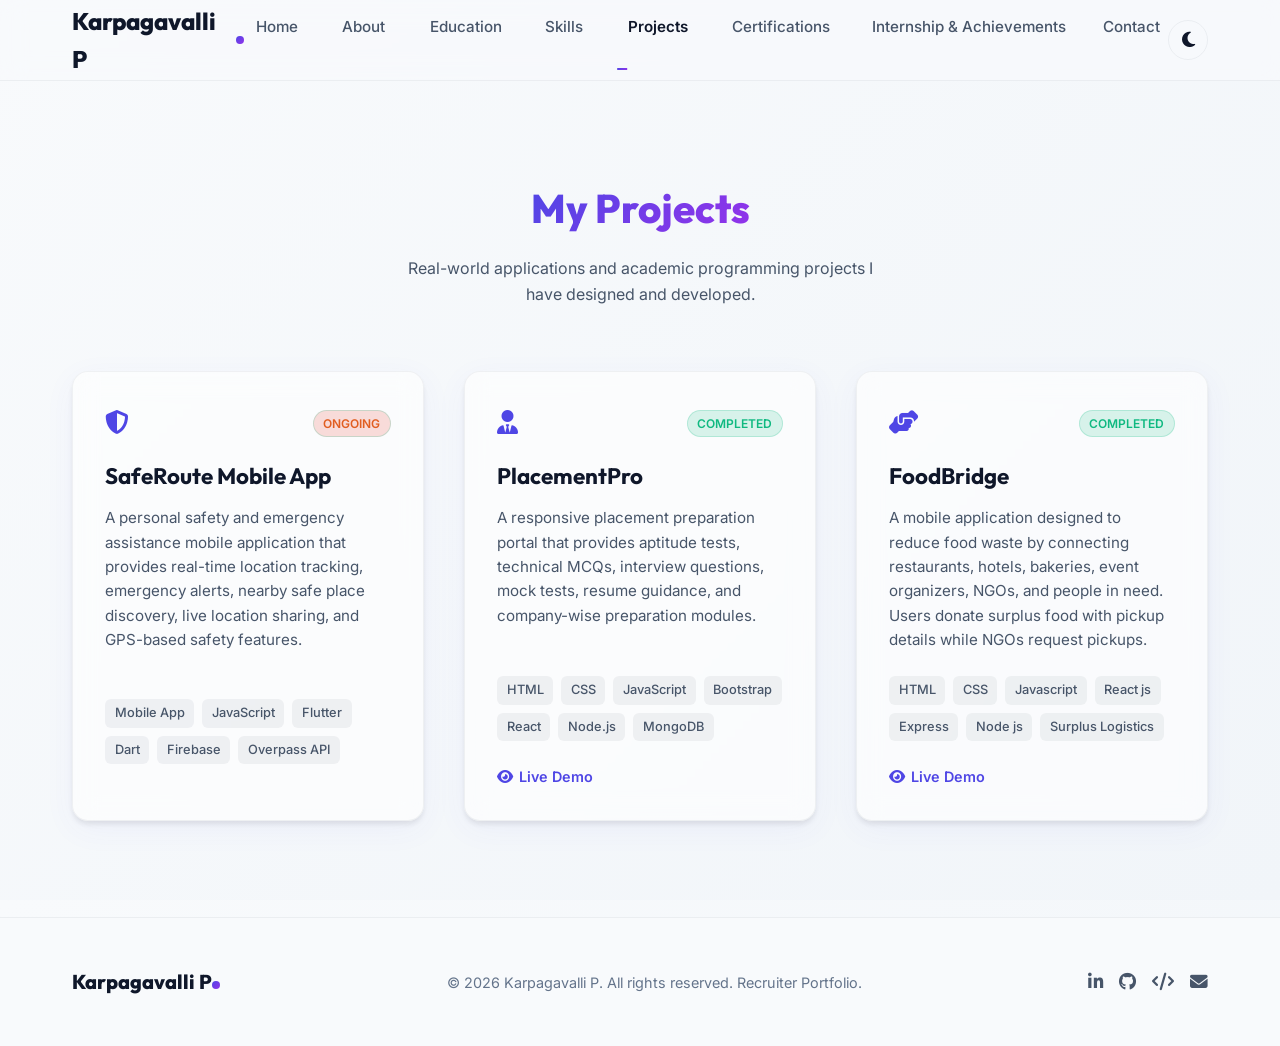
<file: projects.html>
<!DOCTYPE html>
<html lang="en">
<head>
    <meta charset="UTF-8">
    <meta name="viewport" content="width=device-width, initial-scale=1.0">
    <title>Karpagavalli P | Projects - Portfolio</title>
    <meta name="description" content="Browse the project portfolio of Karpagavalli P, including SafeRoute App, PlacementPro, and FoodBridge.">
    <!-- Fonts -->
    <link rel="preconnect" href="https://fonts.googleapis.com">
    <link rel="preconnect" href="https://fonts.gstatic.com" crossorigin>
    <!-- Stylesheets -->
    <link rel="stylesheet" href="https://cdnjs.cloudflare.com/ajax/libs/font-awesome/6.4.0/css/all.min.css">
    <link rel="stylesheet" href="css/style.css">
</head>
<body>
    <!-- Sticky Header & Nav -->
    <header>
        <div class="container navbar">
            <a href="index.html" class="logo">
                Karpagavalli P<span class="logo-dot"></span>
            </a>
            
            <nav>
                <ul class="nav-menu" id="nav-menu">
                    <li><a href="index.html" class="nav-link">Home</a></li>
                    <li><a href="about.html" class="nav-link">About</a></li>
                    <li><a href="education.html" class="nav-link">Education</a></li>
                    <li><a href="skills.html" class="nav-link">Skills</a></li>
                    <li><a href="projects.html" class="nav-link">Projects</a></li>
                    <li><a href="certifications.html" class="nav-link">Certifications</a></li>
                    <li><a href="experience.html" class="nav-link">Internship & Achievements</a></li>
                    <li><a href="contact.html" class="nav-link">Contact</a></li>
                </ul>
            </nav>
            
            <div class="nav-actions">
                <button class="theme-toggle-btn" id="theme-toggle" aria-label="Toggle light/dark mode">
                    <i class="fa-solid fa-sun"></i>
                </button>
                <button class="hamburger" id="hamburger-menu" aria-label="Open mobile navigation menu">
                    <span></span>
                    <span></span>
                    <span></span>
                </button>
            </div>
        </div>
    </header>

    <!-- Main Content -->
    <main>
        <section class="section-padding">
            <div class="container">
                <div class="section-header">
                    <h1 class="section-title"><span class="gradient-text">My Projects</span></h1>
                    <p class="section-subtitle">Real-world applications and academic programming projects I have designed and developed.</p>
                </div>
                
                <div class="projects-grid">
                    <!-- Project 1: SafeRoute Mobile App -->
                    <div class="glass-card project-card">
                        <div class="project-meta">
                            <span style="font-size: 1.5rem; color: var(--accent-primary);"><i class="fa-solid fa-shield-halved"></i></span>
                            <span class="project-status" style="background: rgba(229, 29, 7, 0.15); color: #e15e21; border-color: rgba(16, 185, 129, 0.2);">Ongoing</span>
                        </div>
                        <h3 class="project-title">SafeRoute Mobile App</h3>
                        <p class="project-desc">
                            A personal safety and emergency assistance mobile application that provides real-time location tracking, emergency alerts, nearby safe place discovery, live location sharing, and GPS-based safety features.
                        </p>
                        <div class="project-tags">
                            <span class="project-tag">Mobile App</span>
                             <span class="project-tag">JavaScript</span>
                            <span class="project-tag">Flutter</span>
                            <span class="project-tag">Dart</span>
                            <span class="project-tag">Firebase</span>
                            <span class="project-tag">Overpass API</span>
                        </div>
                    </div>
                    
                    <!-- Project 2: PlacementPro -->
                    <div class="glass-card project-card">
                        <div class="project-meta">
                            <span style="font-size: 1.5rem; color: var(--accent-primary);"><i class="fa-solid fa-user-tie"></i></span>
                            <span class="project-status" style="background: rgba(16, 185, 129, 0.15); color: #10b981; border-color: rgba(16, 185, 129, 0.2);">Completed</span>
                        </div>
                        <h3 class="project-title">PlacementPro</h3>
                        <p class="project-desc">
                            A responsive placement preparation portal that provides aptitude tests, technical MCQs, interview questions, mock tests, resume guidance, and company-wise preparation modules.
                        </p>
                        <div class="project-tags">
                            <span class="project-tag">HTML</span>
                            <span class="project-tag">CSS</span>
                            <span class="project-tag">JavaScript</span>
                            <span class="project-tag">Bootstrap</span>
                            <span class="project-tag">React</span>
                            <span class="project-tag">Node.js</span>
                            <span class="project-tag">MongoDB</span>
                        </div>
                       <div class="project-links">
                        </div>
    <!-- GitHub Button -->
  

    <!-- Live Demo Button -->
    <a href="https://placementspro.netlify.app"
       class="project-link"
       target="_blank"
       rel="noopener noreferrer">
        <i class="fa-solid fa-eye"></i>
        Live Demo
    </a>
</div>
                    
                    <!-- Project 3: FoodBridge -->
                    <div class="glass-card project-card">
                        <div class="project-meta">
                            <span style="font-size: 1.5rem; color: var(--accent-primary);"><i class="fa-solid fa-handshake-angle"></i></span>
                            <span class="project-status" style="background: rgba(16, 185, 129, 0.15); color: #10b981; border-color: rgba(16, 185, 129, 0.2);">Completed</span>
                        </div>
                        <h3 class="project-title">FoodBridge</h3>
                        <p class="project-desc">
                            A mobile application designed to reduce food waste by connecting restaurants, hotels, bakeries, event organizers, NGOs, and people in need. Users donate surplus food with pickup details while NGOs request pickups.
                        </p>
                        <div class="project-tags">
                            <span class="project-tag">HTML </span>
                            <span class="project-tag">CSS</span>
                            <span class="project-tag">Javascript</span>
                             <span class="project-tag">React js</span>
                              <span class="project-tag">Express</span>
                            <span class="project-tag">Node js</span>
                            <span class="project-tag">Surplus Logistics</span>
                        </div>

                    <div class="project-links">
                        </div>
                          <a href="https://fooddbridge.netlify.app/"
       class="project-link"
       target="_blank"
       rel="noopener noreferrer">
        <i class="fa-solid fa-eye"></i>
        Live Demo
    </a>
</div>

                    </div>
                
                    <!-- Live Demo Button -->
  
                </div>
            </div>
        </section>
    </main>

    <!-- Footer -->
    <footer>
        <div class="container footer-content">
            <div class="footer-logo">
                Karpagavalli P<span class="logo-dot"></span>
            </div>
            <div class="footer-text">
                &copy; 2026 Karpagavalli P. All rights reserved. Recruiter Portfolio.
            </div>
            <div class="footer-socials">
                <a href="https://linkedin.com/in/karpagavalli-p-a46282317" class="footer-social-icon" target="_blank" rel="noopener noreferrer"><i class="fa-brands fa-linkedin-in"></i></a>
                <a href="https://github.com/Karpagavalli26" class="footer-social-icon" target="_blank" rel="noopener noreferrer"><i class="fa-brands fa-github"></i></a>
                <a href="https://leetcode.com/u/Karpagavalli_26/" class="footer-social-icon" target="_blank" rel="noopener noreferrer"><i class="fa-solid fa-code"></i></a>
                <a href="mailto:pkarpagavalli2006@gmail.com" class="footer-social-icon"><i class="fa-solid fa-envelope"></i></a>
            </div>
        </div>
    </footer>

    <!-- Scripts -->
    <script src="js/script.js"></script>
</body>
</html>
</file>
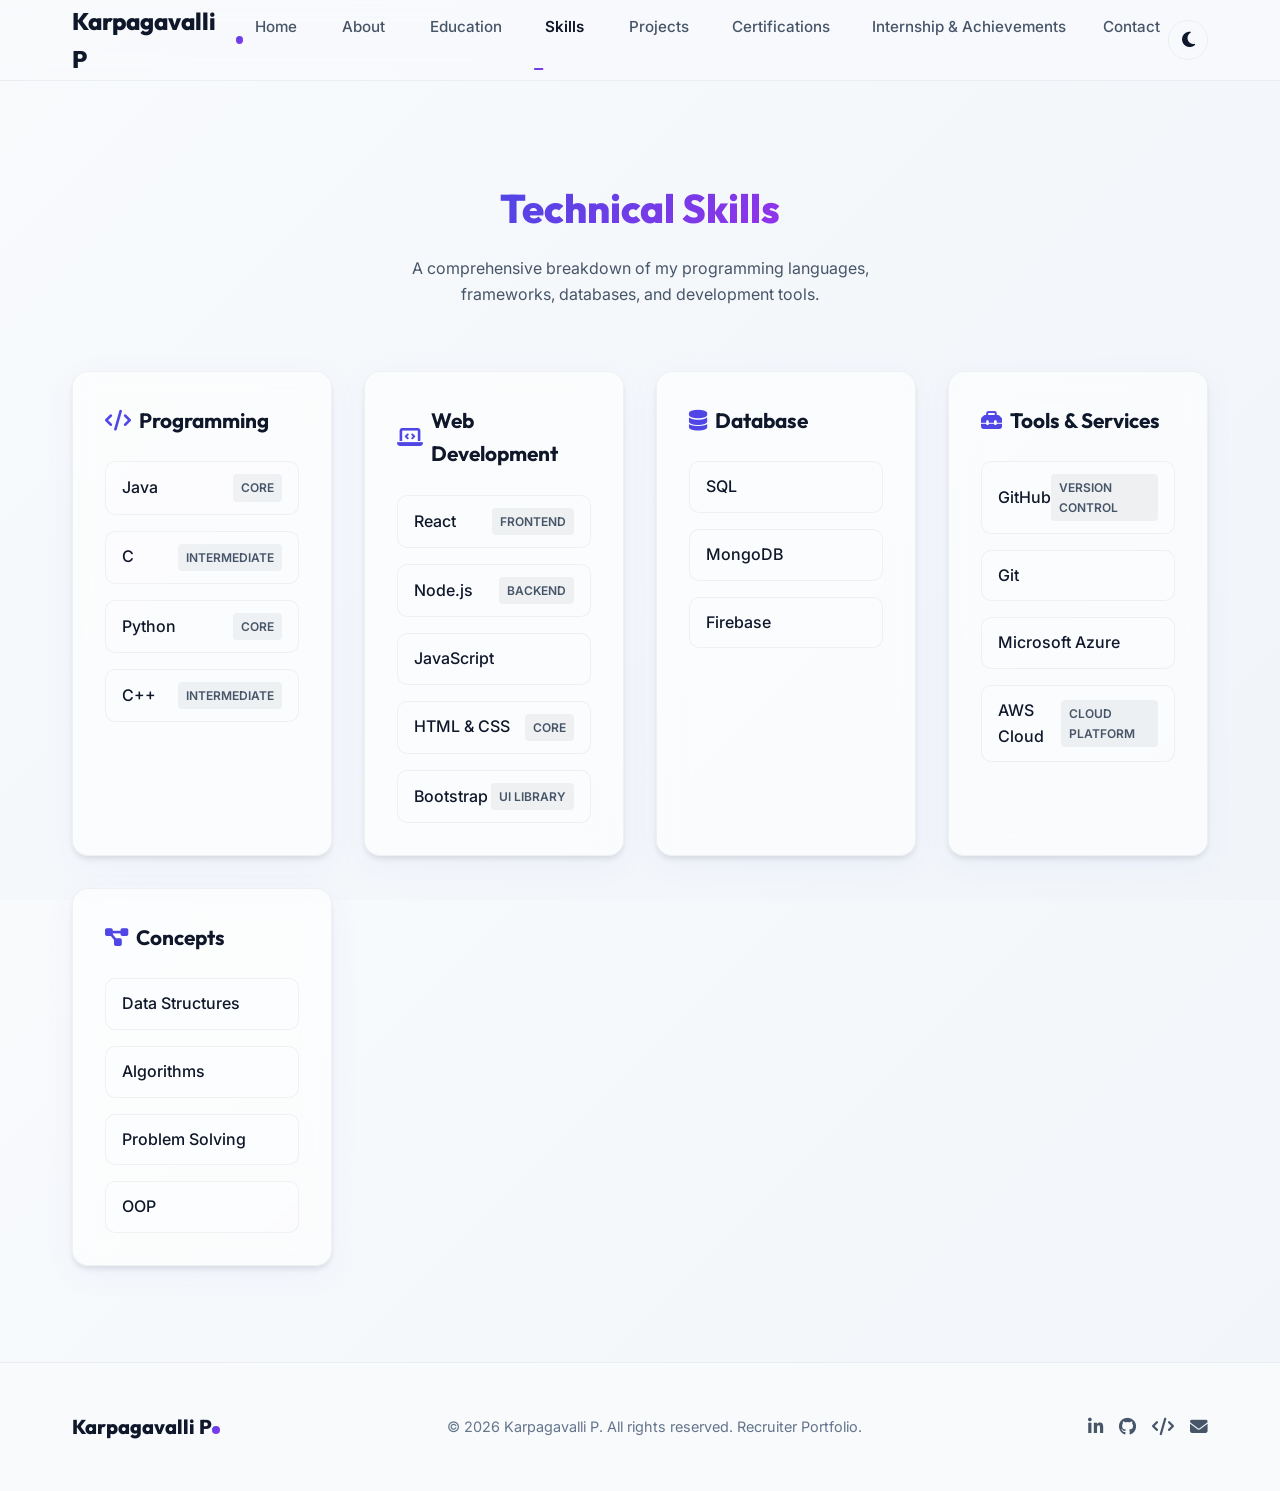
<file: skills.html>
<!DOCTYPE html>
<html lang="en">
<head>
    <meta charset="UTF-8">
    <meta name="viewport" content="width=device-width, initial-scale=1.0">
    <title>Karpagavalli P | Skills - Portfolio</title>
    <meta name="description" content="Explore the technical skill sets of Karpagavalli P, categorized by programming languages, databases, web development, and development tools.">
    <!-- Fonts -->
    <link rel="preconnect" href="https://fonts.googleapis.com">
    <link rel="preconnect" href="https://fonts.gstatic.com" crossorigin>
    <!-- Stylesheets -->
    <link rel="stylesheet" href="https://cdnjs.cloudflare.com/ajax/libs/font-awesome/6.4.0/css/all.min.css">
    <link rel="stylesheet" href="css/style.css">
</head>
<body>
    <!-- Sticky Header & Nav -->
    <header>
        <div class="container navbar">
            <a href="index.html" class="logo">
                Karpagavalli P<span class="logo-dot"></span>
            </a>
            
            <nav>
                <ul class="nav-menu" id="nav-menu">
                    <li><a href="index.html" class="nav-link">Home</a></li>
                    <li><a href="about.html" class="nav-link">About</a></li>
                    <li><a href="education.html" class="nav-link">Education</a></li>
                    <li><a href="skills.html" class="nav-link">Skills</a></li>
                    <li><a href="projects.html" class="nav-link">Projects</a></li>
                    <li><a href="certifications.html" class="nav-link">Certifications</a></li>
                    <li><a href="experience.html" class="nav-link">Internship & Achievements</a></li>
                    <li><a href="contact.html" class="nav-link">Contact</a></li>
                </ul>
            </nav>
            
            <div class="nav-actions">
                <button class="theme-toggle-btn" id="theme-toggle" aria-label="Toggle light/dark mode">
                    <i class="fa-solid fa-sun"></i>
                </button>
                <button class="hamburger" id="hamburger-menu" aria-label="Open mobile navigation menu">
                    <span></span>
                    <span></span>
                    <span></span>
                </button>
            </div>
        </div>
    </header>

    <!-- Main Content -->
    <main>
        <section class="section-padding">
            <div class="container">
                <div class="section-header">
                    <h1 class="section-title"><span class="gradient-text">Technical Skills</span></h1>
                    <p class="section-subtitle">A comprehensive breakdown of my programming languages, frameworks, databases, and development tools.</p>
                </div>
                
                <div class="skills-grid">
                    <!-- Category 1: Programming Languages -->
                    <div class="glass-card skill-category">
                        <h3><i class="fa-solid fa-code"></i> Programming</h3>
                        <div class="skill-list">
                            <div class="skill-item">
                                <span class="skill-name">Java</span>
                                <span class="skill-badge">Core</span>
                            </div>
                            <div class="skill-item">
                                <span class="skill-name">C</span>
                                <span class="skill-badge">Intermediate</span>
                            </div>
                            <div class="skill-item">
                                <span class="skill-name">Python</span>
                                <span class="skill-badge">Core</span>
                            </div>
                            <div class="skill-item">
                                <span class="skill-name">C++</span>
                                <span class="skill-badge">Intermediate</span>
                            </div>
                        </div>
                    </div>
                    
                    <!-- Category 2: Web Development -->
                    <div class="glass-card skill-category">
                        <h3><i class="fa-solid fa-laptop-code"></i> Web Development</h3>
                        <div class="skill-list">
                            <div class="skill-item">
                                <span class="skill-name">React</span>
                                <span class="skill-badge">Frontend</span>
                            </div>
                            <div class="skill-item">
                                <span class="skill-name">Node.js</span>
                                <span class="skill-badge">Backend</span>
                            </div>
                            <div class="skill-item">
                                <span class="skill-name">JavaScript</span>
                               
                            </div>
                            <div class="skill-item">
                                <span class="skill-name">HTML & CSS</span>
                                <span class="skill-badge">Core</span>
                            </div>
                            <div class="skill-item">
                                <span class="skill-name">Bootstrap</span>
                                <span class="skill-badge">UI Library</span>
                            </div>
                        </div>
                    </div>
                    
                    <!-- Category 3: Database -->
                    <div class="glass-card skill-category">
                        <h3><i class="fa-solid fa-database"></i> Database</h3>
                        <div class="skill-list">
                            <div class="skill-item">
                                <span class="skill-name">SQL</span>
                                
                            </div>
                            <div class="skill-item">
                                <span class="skill-name">MongoDB</span>  
                            </div>
                            <div class="skill-item">
                                <span class="skill-name">Firebase</span> 
                            </div>
                            
                        </div>
                    </div>
                    
                    <!-- Category 4: Tools -->
                    <div class="glass-card skill-category">
                        <h3><i class="fa-solid fa-toolbox"></i> Tools & Services</h3>
                        <div class="skill-list">
                            <div class="skill-item">
                                <span class="skill-name">GitHub</span>
                                <span class="skill-badge">Version Control</span>
                            </div>
                            <div class="skill-item">
                                <span class="skill-name">Git</span>
                            </div>
                            <div class="skill-item">
                                <span class="skill-name">Microsoft Azure</span>
                            </div>
                            <div class="skill-item">
                                <span class="skill-name">AWS Cloud</span>
                                <span class="skill-badge">Cloud platform</span>
                            </div>
                        </div>
                    </div>

                     <div class="glass-card skill-category">
                        <h3><i class="fa-solid fa-diagram-project"></i> Concepts</h3>
                        <div class="skill-list">
                            <div class="skill-item">
                                <span class="skill-name">Data Structures</span>
                            </div>
                            <div class="skill-item">
                                <span class="skill-name">Algorithms</span>
                            </div>
                            <div class="skill-item">
                                <span class="skill-name">Problem Solving</span>
                            </div>
                            <div class="skill-item">
                                <span class="skill-name">OOP</span>
                                
                            </div>
                        </div>
                    </div>
                </div>
            </div>
        </section>
    </main>

    <!-- Footer -->
    <footer>
        <div class="container footer-content">
            <div class="footer-logo">
                Karpagavalli P<span class="logo-dot"></span>
            </div>
            <div class="footer-text">
                &copy; 2026 Karpagavalli P. All rights reserved. Recruiter Portfolio.
            </div>
            <div class="footer-socials">
                <a href="https://linkedin.com/in/karpagavalli-p-a46282317" class="footer-social-icon" target="_blank" rel="noopener noreferrer"><i class="fa-brands fa-linkedin-in"></i></a>
                <a href="https://github.com/Karpagavalli26" class="footer-social-icon" target="_blank" rel="noopener noreferrer"><i class="fa-brands fa-github"></i></a>
                <a href="https://leetcode.com/u/Karpagavalli_26/" class="footer-social-icon" target="_blank" rel="noopener noreferrer"><i class="fa-solid fa-code"></i></a>
                <a href="mailto:pkarpagavalli2006@gmail.com" class="footer-social-icon"><i class="fa-solid fa-envelope"></i></a>
            </div>
        </div>
    </footer>

    <!-- Scripts -->
    <script src="js/script.js"></script>
</body>
</html>
</file>
<file: css/style.css>
@import url('https://fonts.googleapis.com/css2?family=Inter:wght@300;400;500;600;700&family=Outfit:wght@400;500;600;700;800&display=swap');

/* CSS Custom Variables for Theme */
:root {
    /* Dark Mode (Default Premium) */
    --bg-primary: #080c14;
    --bg-secondary: #0d1321;
    --bg-gradient: linear-gradient(135deg, #080c14 0%, #0d1321 100%);
    
    --text-primary: #f8fafc;
    --text-secondary: #94a3b8;
    --text-muted: #64748b;
    
    --accent-primary: #6366f1; /* Indigo */
    --accent-secondary: #a855f7; /* Purple */
    --accent-gradient: linear-gradient(135deg, #6366f1 0%, #a855f7 100%);
    --accent-glow: rgba(99, 102, 241, 0.15);
    
    --card-bg: rgba(13, 19, 33, 0.45);
    --card-border: rgba(255, 255, 255, 0.05);
    --card-hover-border: rgba(99, 102, 241, 0.3);
    
    --nav-bg: rgba(8, 12, 20, 0.7);
    --nav-border: rgba(255, 255, 255, 0.05);
    
    --shadow-color: rgba(0, 0, 0, 0.5);
    --shadow-glow: 0 8px 32px 0 rgba(99, 102, 241, 0.1);
    --timeline-line: rgba(255, 255, 255, 0.1);
    --timeline-dot: #6366f1;
    --success: #10b981;
}

body.light-mode {
    /* Light Mode */
    --bg-primary: #f8fafc;
    --bg-secondary: #f1f5f9;
    --bg-gradient: linear-gradient(135deg, #f8fafc 0%, #f1f5f9 100%);
    
    --text-primary: #0f172a;
    --text-secondary: #475569;
    --text-muted: #64748b;
    
    --accent-primary: #4f46e5; /* Deeper Indigo */
    --accent-secondary: #9333ea; /* Deeper Purple */
    --accent-gradient: linear-gradient(135deg, #4f46e5 0%, #9333ea 100%);
    --accent-glow: rgba(79, 70, 229, 0.1);
    
    --card-bg: rgba(255, 255, 255, 0.6);
    --card-border: rgba(15, 23, 42, 0.05);
    --card-hover-border: rgba(79, 70, 229, 0.25);
    
    --nav-bg: rgba(248, 250, 252, 0.7);
    --nav-border: rgba(15, 23, 42, 0.05);
    
    --shadow-color: rgba(15, 23, 42, 0.08);
    --shadow-glow: 0 8px 32px 0 rgba(79, 70, 229, 0.05);
    --timeline-line: rgba(15, 23, 42, 0.1);
    --timeline-dot: #4f46e5;
}

/* Global Reset & Base */
* {
    margin: 0;
    padding: 0;
    box-sizing: border-box;
    transition: background-color 0.3s ease, color 0.3s ease, border-color 0.3s ease, box-shadow 0.3s ease;
}

html {
    scroll-behavior: smooth;
    height: 100%;
}

body {
    font-family: 'Inter', sans-serif;
    background: var(--bg-gradient);
    color: var(--text-primary);
    min-height: 100vh;
    display: flex;
    flex-direction: column;
    overflow-x: hidden;
    line-height: 1.6;
}

h1, h2, h3, h4, h5, h6 {
    font-family: 'Outfit', sans-serif;
    color: var(--text-primary);
    font-weight: 700;
}

a {
    color: inherit;
    text-decoration: none;
}

/* Helper Utilities */
.container {
    width: 100%;
    max-width: 1200px;
    margin: 0 auto;
    padding: 0 2rem;
}

.section-padding {
    padding: 6rem 0;
}

.gradient-text {
    background: var(--accent-gradient);
    -webkit-background-clip: text;
    -webkit-text-fill-color: transparent;
    background-clip: text;
}

/* Header & Sticky Nav */
header {
    position: fixed;
    top: 0;
    left: 0;
    width: 100%;
    z-index: 1000;
    background: var(--nav-bg);
    border-bottom: 1px solid var(--nav-border);
    backdrop-filter: blur(12px);
    -webkit-backdrop-filter: blur(12px);
}

.navbar {
    display: flex;
    justify-content: space-between;
    align-items: center;
    height: 80px;
}

.logo {
    font-size: 1.5rem;
    font-weight: 800;
    font-family: 'Outfit', sans-serif;
    display: flex;
    align-items: center;
    gap: 0.5rem;
}

.logo-dot {
    width: 8px;
    height: 8px;
    background: var(--accent-gradient);
    border-radius: 50%;
    display: inline-block;
}

.nav-menu {
    display: flex;
    align-items: center;
    gap: 1.5rem;
    list-style: none;
}

.nav-link {
    font-size: 0.95rem;
    font-weight: 500;
    color: var(--text-secondary);
    padding: 0.5rem 0.75rem;
    border-radius: 8px;
    transition: all 0.2s ease;
    position: relative;
}

.nav-link:hover {
    color: var(--text-primary);
}

.nav-link.active {
    color: var(--text-primary);
    font-weight: 600;
}

.nav-link::after {
    content: '';
    position: absolute;
    bottom: 0;
    left: 50%;
    transform: translateX(-50%);
    width: 0;
    height: 2px;
    background: var(--accent-gradient);
    transition: width 0.2s ease;
}

.nav-link.active::after {
    width: 80%;
}

/* Nav Actions (Toggle & Mobile Menu button) */
.nav-actions {
    display: flex;
    align-items: center;
    gap: 1rem;
}

/* Dark Mode Switch Styling */
.theme-toggle-btn {
    background: transparent;
    border: 1px solid var(--card-border);
    color: var(--text-primary);
    width: 40px;
    height: 40px;
    border-radius: 50%;
    cursor: pointer;
    display: flex;
    justify-content: center;
    align-items: center;
    font-size: 1.1rem;
    transition: all 0.3s ease;
}

.theme-toggle-btn:hover {
    border-color: var(--accent-primary);
    background: var(--accent-glow);
    transform: scale(1.05);
}

/* Hamburger Menu Button */
.hamburger {
    display: none;
    background: transparent;
    border: none;
    cursor: pointer;
    width: 40px;
    height: 40px;
    border-radius: 8px;
    flex-direction: column;
    justify-content: center;
    align-items: center;
    gap: 6px;
    z-index: 1010;
}

.hamburger span {
    display: block;
    width: 24px;
    height: 2px;
    background: var(--text-primary);
    border-radius: 2px;
    transition: all 0.3s ease;
}

/* Main Container to pad fixed header */
main {
    flex: 1;
    margin-top: 80px;
}

/* Glassmorphism Card Style */
.glass-card {
    background: var(--card-bg);
    border: 1px solid var(--card-border);
    backdrop-filter: blur(12px);
    -webkit-backdrop-filter: blur(12px);
    border-radius: 16px;
    padding: 2rem;
    box-shadow: var(--shadow-glow), 0 4px 6px -1px rgba(0, 0, 0, 0.1);
    transition: transform 0.3s cubic-bezier(0.4, 0, 0.2, 1), border-color 0.3s ease, box-shadow 0.3s ease;
}

.glass-card:hover {
    transform: translateY(-5px);
    border-color: var(--card-hover-border);
    box-shadow: var(--shadow-glow), 0 20px 25px -5px var(--shadow-color);
}

/* Buttons */
.btn {
    display: inline-flex;
    align-items: center;
    justify-content: center;
    gap: 0.5rem;
    font-family: 'Outfit', sans-serif;
    font-weight: 600;
    font-size: 0.95rem;
    padding: 0.8rem 1.8rem;
    border-radius: 10px;
    cursor: pointer;
    transition: all 0.3s cubic-bezier(0.4, 0, 0.2, 1);
}

.btn-primary {
    background: var(--accent-gradient);
    color: #ffffff;
    border: none;
    box-shadow: 0 4px 14px 0 rgba(99, 102, 241, 0.3);
}

.btn-primary:hover {
    transform: translateY(-2px);
    box-shadow: 0 6px 20px 0 rgba(99, 102, 241, 0.5);
    filter: brightness(1.1);
}

.btn-secondary {
    background: transparent;
    color: var(--text-primary);
    border: 1px solid var(--card-border);
}

.btn-secondary:hover {
    transform: translateY(-2px);
    border-color: var(--accent-primary);
    background: var(--accent-glow);
}

/* Hero Section (Home) */
.hero-section {
    display: flex;
    align-items: center;
    min-height: calc(100vh - 80px - 100px); /* Adjusting for header and footer */
    padding: 4rem 0;
}

.hero-grid {
    display: grid;
    grid-template-columns: 1.2fr 0.8fr;
    gap: 4rem;
    align-items: center;
}

.hero-text h2 {
    font-size: 1.5rem;
    font-weight: 500;
    color: var(--accent-primary);
    margin-bottom: 0.5rem;
}

.hero-text h1 {
    font-size: 3.5rem;
    line-height: 1.2;
    margin-bottom: 1.5rem;
    font-weight: 800;
}

.hero-text p {
    font-size: 1.1rem;
    color: var(--text-secondary);
    margin-bottom: 2rem;
    max-width: 600px;
}

.hero-buttons {
    display: flex;
    gap: 1rem;
    flex-wrap: wrap;
}

/* Graphic Area */
.hero-graphic-container {
    display: flex;
    justify-content: center;
    align-items: center;
    position: relative;
}

.hero-graphic-wrapper {
    position: relative;
    width: 320px;
    height: 320px;
}

.hero-shape {
    position: absolute;
    top: 50%;
    left: 50%;
    transform: translate(-50%, -50%);
    border-radius: 30% 70% 70% 30% / 30% 30% 70% 70%;
    background: var(--accent-gradient);
    width: 100%;
    height: 100%;
    opacity: 0.15;
    animation: morph 8s ease-in-out infinite alternate;
}

.hero-graphic-card {
    position: absolute;
    top: 0;
    left: 0;
    width: 100%;
    height: 100%;
    border-radius: 24px;
    overflow: hidden;
    border: 1px solid var(--card-border);
    box-shadow: var(--shadow-glow);
    display: flex;
    justify-content: center;
    align-items: center;
    background: rgba(13, 19, 33, 0.2);
    backdrop-filter: blur(8px);
}

.hero-avatar {
    width: 90%;
    height: 90%;
    object-fit: cover;
    border-radius: 18px;
}

.hero-glow-orb {
    position: absolute;
    width: 120px;
    height: 120px;
    border-radius: 50%;
    background: var(--accent-primary);
    filter: blur(80px);
    opacity: 0.4;
    bottom: -20px;
    right: -20px;
    z-index: -1;
}

@keyframes morph {
    0% {
        border-radius: 30% 70% 70% 30% / 30% 30% 70% 70%;
    }
    100% {
        border-radius: 70% 30% 30% 70% / 70% 70% 30% 30%;
    }
}

/* Page Section Titles */
.section-header {
    text-align: center;
    margin-bottom: 4rem;
}

.section-title {
    font-size: 2.5rem;
    font-weight: 800;
    margin-bottom: 1rem;
    position: relative;
    display: inline-block;
}

.section-subtitle {
    font-size: 1rem;
    color: var(--text-secondary);
    max-width: 500px;
    margin: 0 auto;
}

/* About Page Specifics */
.about-grid {
    display: grid;
    grid-template-columns: 0.9fr 1.1fr;
    gap: 4rem;
    align-items: start;
}

.about-details h3 {
    font-size: 1.8rem;
    margin-bottom: 1rem;
}

.about-text {
    font-size: 1.05rem;
    color: var(--text-secondary);
    margin-bottom: 2rem;
}

.about-info-grid {
    display: grid;
    grid-template-columns: repeat(2, 1fr);
    gap: 1.5rem;
}

.info-item {
    display: flex;
    align-items: flex-start;
    gap: 0.8rem;
}

.info-icon {
    font-size: 1.2rem;
    color: var(--accent-primary);
    margin-top: 0.2rem;
}

.info-label {
    font-size: 0.85rem;
    color: var(--text-muted);
    text-transform: uppercase;
    letter-spacing: 0.5px;
}

.info-val {
    font-weight: 500;
    color: var(--text-primary);
    word-break: break-all;
}

.info-val a:hover {
    color: var(--accent-primary);
    text-decoration: underline;
}

/* Timeline Layout (Education & Experience) */
.timeline {
    position: relative;
    max-width: 800px;
    margin: 0 auto;
    padding-left: 2.5rem;
}

.timeline::before {
    content: '';
    position: absolute;
    top: 0;
    left: 8px;
    height: 100%;
    width: 2px;
    background: var(--timeline-line);
}

.timeline-item {
    position: relative;
    margin-bottom: 3.5rem;
}

.timeline-item:last-child {
    margin-bottom: 0;
}

.timeline-dot {
    position: absolute;
    left: -2.5rem;
    top: 6px;
    width: 18px;
    height: 18px;
    border-radius: 50%;
    background: var(--timeline-dot);
    border: 4px solid var(--bg-primary);
    box-shadow: 0 0 0 4px var(--accent-glow);
    z-index: 2;
}

.timeline-header {
    display: flex;
    justify-content: space-between;
    align-items: flex-start;
    flex-wrap: wrap;
    gap: 0.5rem;
    margin-bottom: 1rem;
}

.timeline-title h3 {
    font-size: 1.25rem;
    font-weight: 700;
}

.timeline-org {
    font-size: 1rem;
    color: var(--accent-primary);
    font-weight: 500;
}

.timeline-date {
    font-size: 0.85rem;
    font-weight: 600;
    padding: 0.3rem 0.8rem;
    border-radius: 20px;
    background: var(--accent-glow);
    color: var(--accent-primary);
    border: 1px solid var(--card-border);
}

.timeline-content {
    font-size: 1rem;
    color: var(--text-secondary);
}

.timeline-content p {
    margin-bottom: 0.5rem;
}

.timeline-content p:last-child {
    margin-bottom: 0;
}

.timeline-grade {
    display: inline-block;
    margin-top: 0.5rem;
    font-weight: 600;
    color: var(--text-primary);
    background: rgba(255, 255, 255, 0.03);
    padding: 0.2rem 0.6rem;
    border-radius: 6px;
    border: 1px solid var(--card-border);
}

/* Skills Cards Grid */
.skills-grid {
    display: grid;
    grid-template-columns: repeat(auto-fit, minmax(250px, 1fr));
    gap: 2rem;
}

.skill-category h3 {
    font-size: 1.3rem;
    margin-bottom: 1.5rem;
    display: flex;
    align-items: center;
    gap: 0.5rem;
}

.skill-category h3 i {
    color: var(--accent-primary);
}

.skill-list {
    display: flex;
    flex-direction: column;
    gap: 1rem;
}

.skill-item {
    display: flex;
    align-items: center;
    justify-content: space-between;
    padding: 0.75rem 1rem;
    border-radius: 10px;
    background: rgba(255, 255, 255, 0.02);
    border: 1px solid var(--card-border);
    transition: all 0.2s ease;
}

.skill-item:hover {
    background: var(--accent-glow);
    border-color: var(--accent-primary);
    transform: translateX(4px);
}

.skill-name {
    font-weight: 500;
}

.skill-badge {
    font-size: 0.75rem;
    font-weight: 600;
    text-transform: uppercase;
    background: var(--card-border);
    padding: 0.25rem 0.5rem;
    border-radius: 4px;
    color: var(--text-secondary);
}

/* Projects Cards Grid */
.projects-grid {
    display: grid;
    grid-template-columns: repeat(auto-fit, minmax(320px, 1fr));
    gap: 2.5rem;
}

.project-card {
    display: flex;
    flex-direction: column;
    height: 100%;
}

.project-meta {
    display: flex;
    justify-content: space-between;
    align-items: center;
    margin-bottom: 1rem;
}

.project-status {
    font-size: 0.75rem;
    font-weight: 600;
    text-transform: uppercase;
    padding: 0.2rem 0.6rem;
    border-radius: 20px;
    background: rgba(245, 158, 11, 0.15);
    color: #f59e0b;
    border: 1px solid rgba(245, 158, 11, 0.2);
}

.project-title {
    font-size: 1.4rem;
    margin-bottom: 0.75rem;
}

.project-desc {
    color: var(--text-secondary);
    font-size: 0.95rem;
    margin-bottom: 1.5rem;
    flex-grow: 1;
}

.project-tags {
    display: flex;
    flex-wrap: wrap;
    gap: 0.5rem;
    margin-bottom: 1.5rem;
}

.project-tag {
    font-size: 0.8rem;
    font-weight: 500;
    background: var(--card-border);
    color: var(--text-secondary);
    padding: 0.25rem 0.6rem;
    border-radius: 6px;
}

.project-links {
    margin-top: auto;
    display: flex;
    gap: 1rem;
}

.project-link {
    font-size: 0.9rem;
    font-weight: 600;
    color: var(--accent-primary);
    display: inline-flex;
    align-items: center;
    gap: 0.4rem;
}

.project-link:hover {
    color: var(--accent-secondary);
    text-decoration: underline;
}

/* Certifications Gallery */
.certifications-grid {
    display: grid;
    grid-template-columns: repeat(auto-fit, minmax(280px, 1fr));
    gap: 2rem;
}

.cert-card {
    display: flex;
    flex-direction: column;
    align-items: flex-start;
    gap: 1rem;
}

.cert-badge-wrapper {
    width: 60px;
    height: 60px;
    border-radius: 12px;
    background: var(--accent-glow);
    display: flex;
    justify-content: center;
    align-items: center;
    border: 1px solid var(--card-border);
    font-size: 1.8rem;
    color: var(--accent-primary);
}

.cert-info h3 {
    font-size: 1.15rem;
    font-weight: 700;
    margin-bottom: 0.4rem;
}

.cert-issuer {
    font-size: 0.85rem;
    font-weight: 600;
    color: var(--accent-primary);
    text-transform: uppercase;
    letter-spacing: 0.5px;
}

/* Achievements section style */
.achievements-section {
    margin-top: 5rem;
}

.achievements-grid {
    display: grid;
    grid-template-columns: repeat(auto-fit, minmax(300px, 1fr));
    gap: 2rem;
}

.achievement-card {
    display: flex;
    align-items: center;
    gap: 1.5rem;
}

.achievement-icon {
    font-size: 2.2rem;
    color: var(--accent-primary);
}

.achievement-content h3 {
    font-size: 1.2rem;
    margin-bottom: 0.25rem;
}

.achievement-content p {
    font-size: 0.95rem;
    color: var(--text-secondary);
}

/* Contact Page Styles */
.contact-grid {
    display: grid;
    grid-template-columns: 0.8fr 1.2fr;
    gap: 4rem;
    align-items: start;
}

.contact-info {
    display: flex;
    flex-direction: column;
    gap: 2rem;
}

.contact-card-item {
    display: flex;
    align-items: center;
    gap: 1rem;
}

.contact-card-icon {
    width: 48px;
    height: 48px;
    border-radius: 10px;
    background: var(--accent-glow);
    display: flex;
    justify-content: center;
    align-items: center;
    color: var(--accent-primary);
    font-size: 1.2rem;
    border: 1px solid var(--card-border);
}

.contact-card-details h4 {
    font-size: 0.85rem;
    color: var(--text-muted);
    text-transform: uppercase;
}

.contact-card-details p {
    font-weight: 600;
    color: var(--text-primary);
    font-size: 1.05rem;
}

.contact-card-details a:hover {
    color: var(--accent-primary);
    text-decoration: underline;
}

.social-links-container {
    margin-top: 1rem;
}

.social-links-container h4 {
    font-size: 0.85rem;
    color: var(--text-muted);
    text-transform: uppercase;
    margin-bottom: 0.8rem;
}

.social-icons {
    display: flex;
    gap: 1rem;
}

.social-icon {
    width: 40px;
    height: 40px;
    border-radius: 50%;
    background: rgba(255,255,255,0.03);
    border: 1px solid var(--card-border);
    display: flex;
    justify-content: center;
    align-items: center;
    font-size: 1.1rem;
    transition: all 0.3s ease;
}

.social-icon:hover {
    color: #fff;
    background: var(--accent-gradient);
    transform: translateY(-3px);
    box-shadow: 0 4px 10px rgba(99, 102, 241, 0.3);
}

/* Contact Form Grid styling */
.form-group {
    margin-bottom: 1.5rem;
}

.form-label {
    display: block;
    font-size: 0.9rem;
    font-weight: 600;
    margin-bottom: 0.5rem;
    color: var(--text-secondary);
}

.form-input, .form-textarea {
    width: 100%;
    padding: 0.8rem 1rem;
    border-radius: 8px;
    border: 1px solid var(--card-border);
    background: rgba(0, 0, 0, 0.1);
    color: var(--text-primary);
    font-family: inherit;
    font-size: 0.95rem;
    outline: none;
    transition: all 0.3s ease;
}

body.light-mode .form-input, body.light-mode .form-textarea {
    background: rgba(255, 255, 255, 0.8);
}

.form-input:focus, .form-textarea:focus {
    border-color: var(--accent-primary);
    box-shadow: 0 0 0 3px var(--accent-glow);
}

.form-textarea {
    height: 150px;
    resize: none;
}

/* Form Success Modal/Card (popup overlay simulation) */
.modal-overlay {
    position: fixed;
    top: 0;
    left: 0;
    width: 100vw;
    height: 100vh;
    background: rgba(0, 0, 0, 0.7);
    backdrop-filter: blur(4px);
    z-index: 2000;
    display: none;
    justify-content: center;
    align-items: center;
}

.success-modal {
    max-width: 400px;
    width: 90%;
    text-align: center;
    padding: 3rem 2rem;
}

.success-icon {
    font-size: 4rem;
    color: var(--success);
    margin-bottom: 1.5rem;
    animation: scaleUp 0.4s cubic-bezier(0.175, 0.885, 0.32, 1.275);
}

.success-modal h3 {
    font-size: 1.5rem;
    margin-bottom: 0.75rem;
}

.success-modal p {
    color: var(--text-secondary);
    font-size: 0.95rem;
    margin-bottom: 1.5rem;
}

@keyframes scaleUp {
    from {
        transform: scale(0);
    }
    to {
        transform: scale(1);
    }
}

/* Footer Section */
footer {
    padding: 3rem 0;
    background: var(--bg-primary);
    border-top: 1px solid var(--nav-border);
    margin-top: auto;
}

.footer-content {
    display: flex;
    justify-content: space-between;
    align-items: center;
    flex-wrap: wrap;
    gap: 1.5rem;
}

.footer-logo {
    font-family: 'Outfit', sans-serif;
    font-size: 1.25rem;
    font-weight: 800;
}

.footer-text {
    font-size: 0.9rem;
    color: var(--text-muted);
}

.footer-socials {
    display: flex;
    gap: 1rem;
}

.footer-social-icon {
    color: var(--text-secondary);
    font-size: 1.1rem;
    transition: all 0.2s ease;
}

.footer-social-icon:hover {
    color: var(--accent-primary);
    transform: translateY(-2px);
}

/* Transitions class to prevent flash */
.theme-transitioning * {
    transition: background-color 0.15s ease, border-color 0.15s ease, color 0.15s ease !important;
}

/* Media Queries for Responsiveness */

/* Mobile Menu Panel */
@media (max-width: 991px) {
    .hamburger {
        display: flex;
    }
    
    .nav-menu {
        position: fixed;
        top: 80px;
        left: 0;
        width: 100%;
        height: calc(100vh - 80px);
        background: var(--bg-primary);
        border-top: 1px solid var(--nav-border);
        flex-direction: column;
        justify-content: flex-start;
        padding-top: 3rem;
        gap: 2rem;
        transform: translateY(-150%);
        transition: transform 0.4s cubic-bezier(0.77, 0, 0.175, 1);
        z-index: 999;
    }
    
    .nav-menu.open {
        transform: translateY(0);
    }
    
    .nav-link {
        font-size: 1.2rem;
    }

    .hamburger.active span:nth-child(1) {
        transform: translateY(8px) rotate(45deg);
    }

    .hamburger.active span:nth-child(2) {
        opacity: 0;
    }

    .hamburger.active span:nth-child(3) {
        transform: translateY(-8px) rotate(-45deg);
    }
}

@media (max-width: 768px) {
    .hero-grid {
        grid-template-columns: 1fr;
        gap: 3rem;
        text-align: center;
    }
    
    .hero-text h1 {
        font-size: 2.6rem;
    }
    
    .hero-buttons {
        justify-content: center;
    }
    
    .hero-graphic-container {
        order: -1;
    }

    .about-grid, .contact-grid {
        grid-template-columns: 1fr;
        gap: 3rem;
    }
    
    .timeline {
        padding-left: 1.8rem;
    }
    
    .timeline-dot {
        left: -1.8rem;
        width: 14px;
        height: 14px;
        top: 8px;
    }
    
    .timeline-header {
        flex-direction: column;
        align-items: flex-start;
    }
    
    .timeline-date {
        margin-top: 0.2rem;
    }
    
    .section-title {
        font-size: 2rem;
    }
    
    .section-padding {
        padding: 4rem 0;
    }
    
    .footer-content {
        flex-direction: column;
        text-align: center;
    }
}
</file>
